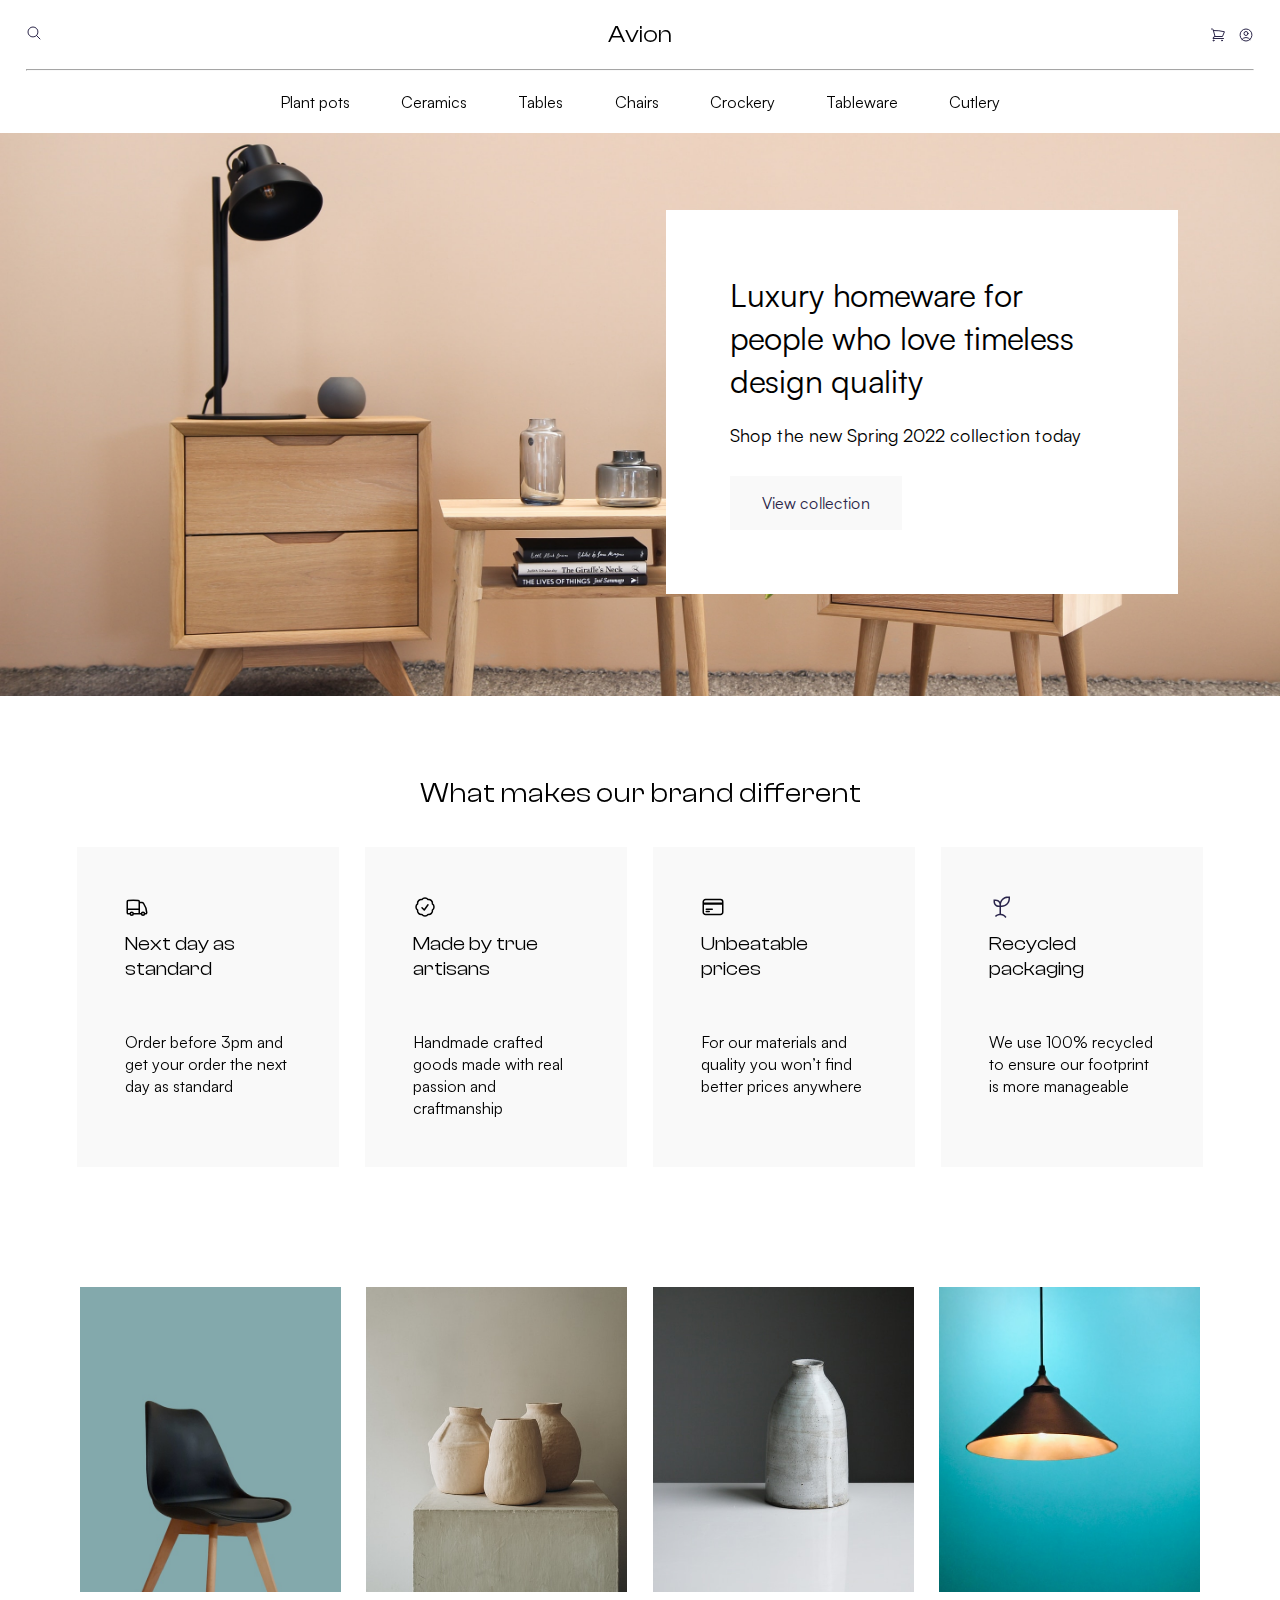
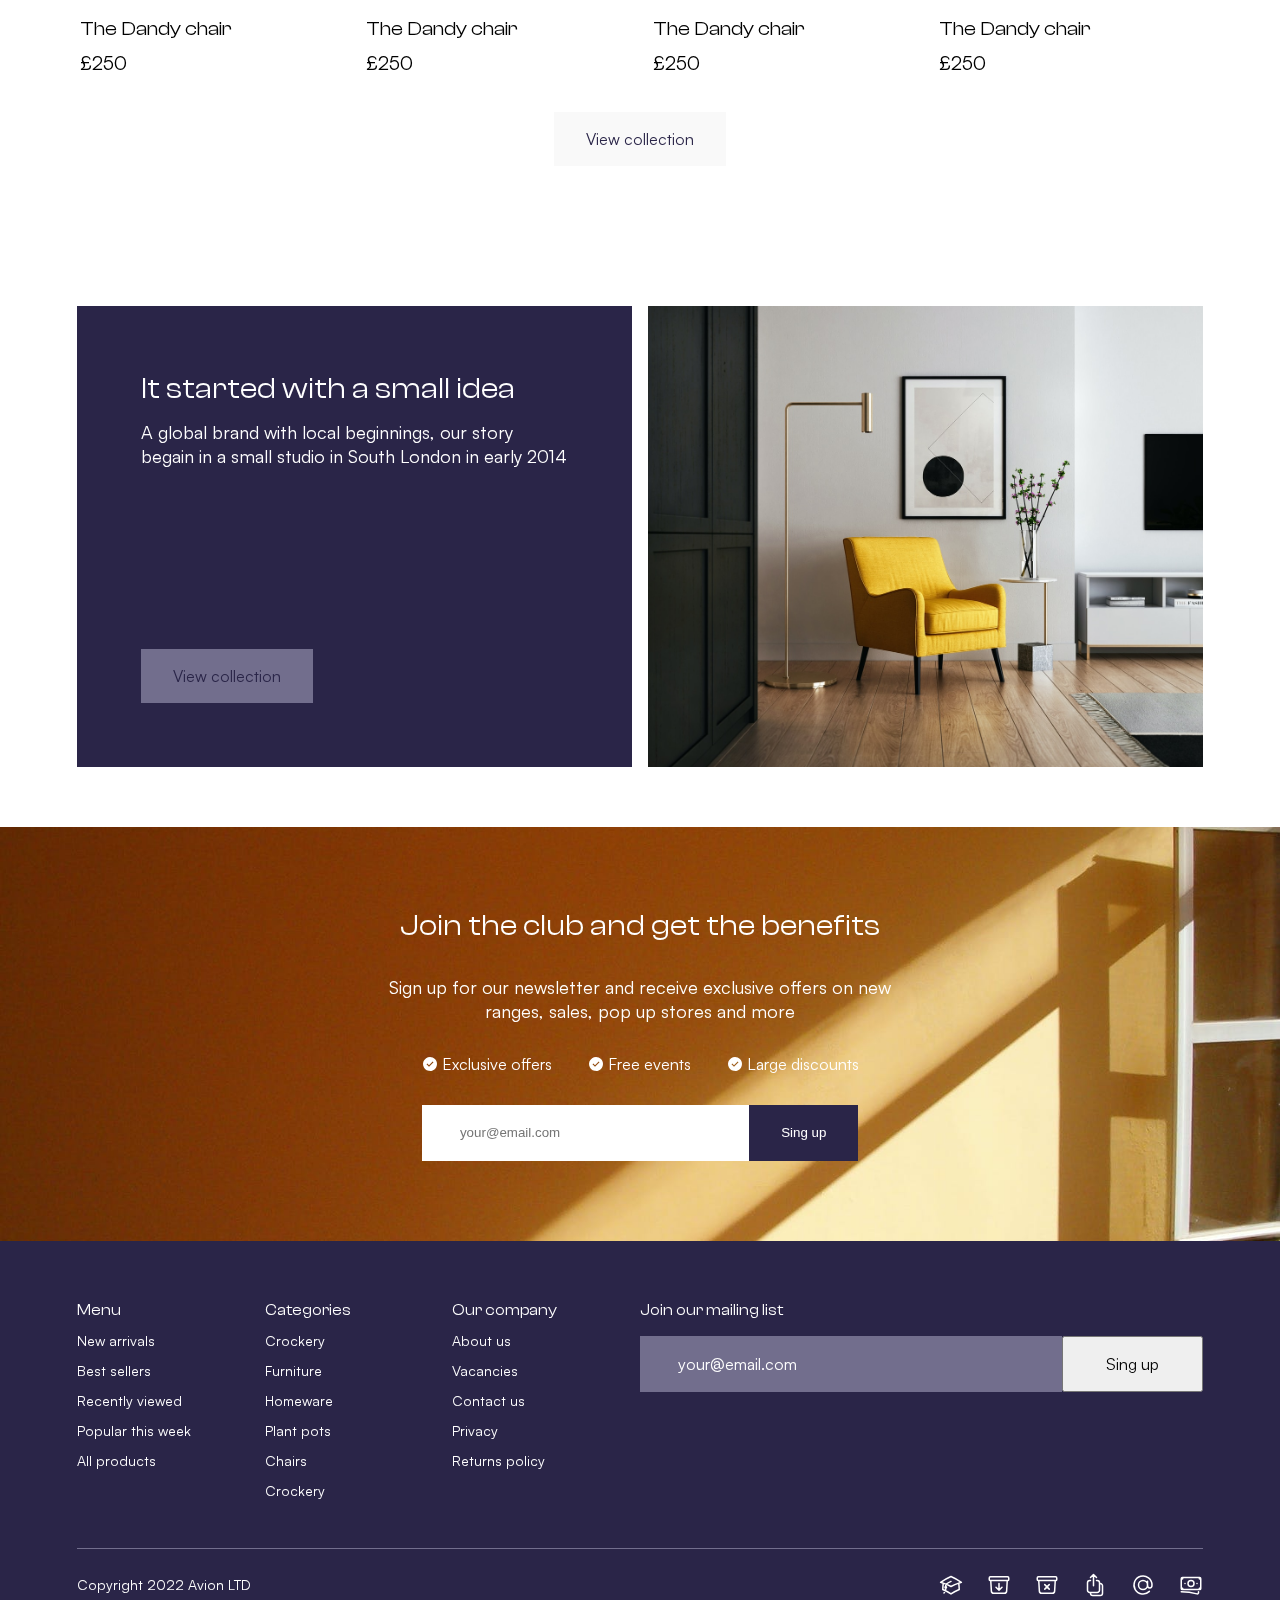
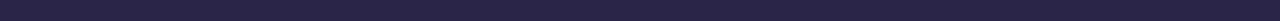
<file: index.html>
<!DOCTYPE html>
<html lang="en">
<head>
    <meta charset="UTF-8">
    <meta name="viewport" content="width=device-width, initial-scale=1.0">
    <title>Document</title>
    <link rel="stylesheet" href="css/style.css">
</head>
<body>
    <header>
      <div>
        <div class="burger">
          <svg xmlns="http://www.w3.org/2000/svg" fill="none" viewBox="0 0 24 24" stroke-width="1.5" stroke="currentColor" class="w-6 h-6">
          <path stroke-linecap="round" stroke-linejoin="round" d="m21 21-5.197-5.197m0 0A7.5 7.5 0 1 0 5.196 5.196a7.5 7.5 0 0 0 10.607 10.607Z" />
          </svg>
          <svg id="burg" width="16" height="16" viewBox="0 0 16 16" fill="none" xmlns="http://www.w3.org/2000/svg">
          <rect width="16" height="16" fill="white" style="mix-blend-mode:multiply"/>
          <path d="M14 3H2V4H14V3Z" fill="#2A254B"/>
          <path d="M14 12H2V13H14V12Z" fill="#2A254B"/>
          <path d="M14 6H2V7H14V6Z" fill="#2A254B"/>
          <path d="M14 9H2V10H14V9Z" fill="#2A254B"/>
          </svg>
        </div>
        
        <span>Avion</span>
        <div class="icons">
          <svg xmlns="http://www.w3.org/2000/svg" fill="none" viewBox="0 0 24 24" stroke-width="1.5" stroke="currentColor" class="w-6 h-6">
          <path stroke-linecap="round" stroke-linejoin="round" d="M2.25 3h1.386c.51 0 .955.343 1.087.835l.383 1.437M7.5 14.25a3 3 0 0 0-3 3h15.75m-12.75-3h11.218c1.121-2.3 2.1-4.684 2.924-7.138a60.114 60.114 0 0 0-16.536-1.84M7.5 14.25 5.106 5.272M6 20.25a.75.75 0 1 1-1.5 0 .75.75 0 0 1 1.5 0Zm12.75 0a.75.75 0 1 1-1.5 0 .75.75 0 0 1 1.5 0Z" />
          </svg>
          <svg xmlns="http://www.w3.org/2000/svg" fill="none" viewBox="0 0 24 24" stroke-width="1.5" stroke="currentColor" class="w-6 h-6">
          <path stroke-linecap="round" stroke-linejoin="round" d="M17.982 18.725A7.488 7.488 0 0 0 12 15.75a7.488 7.488 0 0 0-5.982 2.975m11.963 0a9 9 0 1 0-11.963 0m11.963 0A8.966 8.966 0 0 1 12 21a8.966 8.966 0 0 1-5.982-2.275M15 9.75a3 3 0 1 1-6 0 3 3 0 0 1 6 0Z" />
          </svg>
        </div>
      </div>                      
            <hr>
            <nav>
            <ul>
                <li><a href="productListing.html">Plant pots</a></li>
                <li><a href="">Ceramics</a></li>
                <li><a href="">Tables</a></li>
                <li><a href="">Chairs</a></li>
                <li><a href="">Crockery</a></li>
                <li><a href="">Tableware</a></li>
                <li><a href="">Cutlery</a></li>
            </ul>
        </nav>
    </header>
    <section class="offset">
      <nav> <svg xmlns="http://www.w3.org/2000/svg" fill="none" viewBox="0 0 24 24" stroke-width="1.5" stroke="currentColor" class="w-6 h-6">
        <path stroke-linecap="round" stroke-linejoin="round" d="M6 18 18 6M6 6l12 12" />
      </svg>
        <ul>
            <li><a href="">Plant pots</a></li>
            <li><a href="">Ceramics</a></li>
            <li><a href="">Tables</a></li>
            <li><a href="">Chairs</a></li>
            <li><a href="">Crockery</a></li>
            <li><a href="">Tableware</a></li>
            <li><a href="">Cutlery</a></li>
        </ul>
    </nav>
    </section>
    <main>
    <section class="book">
      <img src="imeges/fa9b27255272d76e665cce4314b4aedb.jpg" alt="">
      <div>
        <h1>Luxury homeware for people who love timeless design quality</h1>
        <span>Shop the new Spring 2022 collection today</span>
        <a href="" class="button">View collection</a>
      </div>
    </section>

    <section class="brand">
      <h2>What makes our brand different</h2>
      <div>
      <article>
        <svg xmlns="http://www.w3.org/2000/svg" fill="none" viewBox="0 0 24 24" stroke-width="1.5" stroke="currentColor" class="w-6 h-6">
          <path stroke-linecap="round" stroke-linejoin="round" d="M8.25 18.75a1.5 1.5 0 0 1-3 0m3 0a1.5 1.5 0 0 0-3 0m3 0h6m-9 0H3.375a1.125 1.125 0 0 1-1.125-1.125V14.25m17.25 4.5a1.5 1.5 0 0 1-3 0m3 0a1.5 1.5 0 0 0-3 0m3 0h1.125c.621 0 1.129-.504 1.09-1.124a17.902 17.902 0 0 0-3.213-9.193 2.056 2.056 0 0 0-1.58-.86H14.25M16.5 18.75h-2.25m0-11.177v-.958c0-.568-.422-1.048-.987-1.106a48.554 48.554 0 0 0-10.026 0 1.106 1.106 0 0 0-.987 1.106v7.635m12-6.677v6.677m0 4.5v-4.5m0 0h-12" />
        </svg>        
        <h3>Next day as standard</h3>
        <p>Order before 3pm and get your order the next day as standard</p>
      </article>
      <article><svg xmlns="http://www.w3.org/2000/svg" fill="none" viewBox="0 0 24 24" stroke-width="1.5" stroke="currentColor" class="w-6 h-6">
        <path stroke-linecap="round" stroke-linejoin="round" d="M9 12.75 11.25 15 15 9.75M21 12c0 1.268-.63 2.39-1.593 3.068a3.745 3.745 0 0 1-1.043 3.296 3.745 3.745 0 0 1-3.296 1.043A3.745 3.745 0 0 1 12 21c-1.268 0-2.39-.63-3.068-1.593a3.746 3.746 0 0 1-3.296-1.043 3.745 3.745 0 0 1-1.043-3.296A3.745 3.745 0 0 1 3 12c0-1.268.63-2.39 1.593-3.068a3.745 3.745 0 0 1 1.043-3.296 3.746 3.746 0 0 1 3.296-1.043A3.746 3.746 0 0 1 12 3c1.268 0 2.39.63 3.068 1.593a3.746 3.746 0 0 1 3.296 1.043 3.746 3.746 0 0 1 1.043 3.296A3.745 3.745 0 0 1 21 12Z" />
      </svg>              
      <h3>Made by true artisans</h3>
      <p>Handmade crafted goods made with real passion and craftmanship</p></article>
      <article><svg xmlns="http://www.w3.org/2000/svg" fill="none" viewBox="0 0 24 24" stroke-width="1.5" stroke="currentColor" class="w-6 h-6">
        <path stroke-linecap="round" stroke-linejoin="round" d="M2.25 8.25h19.5M2.25 9h19.5m-16.5 5.25h6m-6 2.25h3m-3.75 3h15a2.25 2.25 0 0 0 2.25-2.25V6.75A2.25 2.25 0 0 0 19.5 4.5h-15a2.25 2.25 0 0 0-2.25 2.25v10.5A2.25 2.25 0 0 0 4.5 19.5Z" />
      </svg>              
      <h3>Unbeatable prices</h3>
      <p>For our materials and quality you won’t find better prices anywhere</p></article>
      <article><svg width="24" height="24" viewBox="0 0 24 24" fill="none" xmlns="http://www.w3.org/2000/svg">
        <rect width="24" height="24" fill="white" style="mix-blend-mode:multiply"/>
        <path d="M18.75 1.5C17.0878 1.50275 15.4651 2.00708 14.0942 2.94704C12.7232 3.887 11.6679 5.21881 11.0662 6.7683C10.5841 6.06903 9.93949 5.49727 9.18767 5.10216C8.43584 4.70705 7.59932 4.50041 6.75 4.5H4.5V6.75C4.50155 8.14191 5.05517 9.47637 6.0394 10.4606C7.02363 11.4448 8.35809 11.9985 9.75 12H10.5V18.787C8.7773 18.9554 7.16718 19.7191 5.94675 20.9465L7.00725 22.0071C7.63464 21.3798 8.39333 20.8995 9.22869 20.6006C10.064 20.3018 10.9553 20.192 11.8382 20.279C12.7211 20.3661 13.5737 20.6478 14.3347 21.104C15.0956 21.5602 15.7459 22.1794 16.2387 22.9172L17.4849 22.0826C16.8701 21.1638 16.0593 20.3926 15.111 19.8244C14.1626 19.2562 13.1002 18.9052 12 18.7965V12H12.75C14.9373 11.9975 17.0343 11.1275 18.5809 9.58089C20.1275 8.03425 20.9975 5.93727 21 3.75V1.5H18.75ZM9.75 10.5C8.75579 10.4989 7.80262 10.1034 7.0996 9.4004C6.39658 8.69738 6.00113 7.74421 6 6.75V6H6.75C7.74423 6.00107 8.69744 6.3965 9.40047 7.09953C10.1035 7.80256 10.4989 8.75577 10.5 9.75V10.5H9.75ZM19.5 3.75C19.498 5.5396 18.7862 7.25534 17.5208 8.52078C16.2553 9.78622 14.5396 10.498 12.75 10.5H12V9.75C12.002 7.9604 12.7138 6.24466 13.9792 4.97922C15.2447 3.71378 16.9604 3.00199 18.75 3H19.5V3.75Z" fill="#2A254B"/>
        </svg>                
      <h3>Recycled packaging</h3>
      <p>We use 100% recycled to ensure our footprint is more manageable</p></article>
     </div>
    </section>

    <section class="new-tovar">
      <div>
        <article>
          <img src="imeges/842fec031ef0c247df24214e05b47e70.jpg" alt="">
          <p>The Dandy chair<span>£250</span></p>
        </article>
        <article>
          <img src="imeges/3811628ae03b0a862e160e2eae36dcdd.jpg" alt="">
          <p>The Dandy chair<span>£250</span></p>
        </article>
        <article>
          <img src="imeges/fe1e8e060432bf77cee26297ca43e0e6.jpg" alt="">
          <p>The Dandy chair<span>£250</span></p>
        </article>
        <article>
          <img src="imeges/ffbabae5de21ee1b8c8ca6e83dd10f51.jpg" alt="">
          <p>The Dandy chair<span>£250</span></p>
        </article>
      </div>
      <a class="button" href="">View collection</a>
    </section>

    <section class="smail">
      <div>
       <h2>It started with a small idea</h2>
        <span>A global brand with local beginnings, our story begain in a small studio in South London in early 2014</span>
        <a href="" class="button">View collection</a>
      </div>
      <img src="imeges/23bc7512aabb96d158dbac6d898734fb.jpg" alt="">
    </section>

    <section class="forma">
      <h2>Join the club and get the benefits</h2>
      <p>Sign up for our newsletter and receive exclusive offers on new ranges, sales, pop up stores and more</p>
      <ul>
        <li>
          <svg width="16" height="16" viewBox="0 0 16 16" fill="none" xmlns="http://www.w3.org/2000/svg">
            <rect width="16" height="16" fill="white" style="mix-blend-mode:multiply"/>
            <path d="M8 1C6.61553 1 5.26216 1.41054 4.11101 2.17971C2.95987 2.94888 2.06266 4.04213 1.53285 5.32122C1.00303 6.6003 0.86441 8.00776 1.13451 9.36563C1.4046 10.7235 2.07129 11.9708 3.05026 12.9497C4.02922 13.9287 5.2765 14.5954 6.63437 14.8655C7.99224 15.1356 9.3997 14.997 10.6788 14.4672C11.9579 13.9373 13.0511 13.0401 13.8203 11.889C14.5895 10.7378 15 9.38447 15 8C15 6.14348 14.2625 4.36301 12.9497 3.05025C11.637 1.7375 9.85652 1 8 1ZM7 10.7954L4.5 8.2954L5.2953 7.5L7 9.2046L10.705 5.5L11.5029 6.29295L7 10.7954Z" fill="white"/>
            </svg>            
          <span>Exclusive offers</span>
        </li>
        <li>
          <svg width="16" height="16" viewBox="0 0 16 16" fill="none" xmlns="http://www.w3.org/2000/svg">
            <rect width="16" height="16" fill="white" style="mix-blend-mode:multiply"/>
            <path d="M8 1C6.61553 1 5.26216 1.41054 4.11101 2.17971C2.95987 2.94888 2.06266 4.04213 1.53285 5.32122C1.00303 6.6003 0.86441 8.00776 1.13451 9.36563C1.4046 10.7235 2.07129 11.9708 3.05026 12.9497C4.02922 13.9287 5.2765 14.5954 6.63437 14.8655C7.99224 15.1356 9.3997 14.997 10.6788 14.4672C11.9579 13.9373 13.0511 13.0401 13.8203 11.889C14.5895 10.7378 15 9.38447 15 8C15 6.14348 14.2625 4.36301 12.9497 3.05025C11.637 1.7375 9.85652 1 8 1ZM7 10.7954L4.5 8.2954L5.2953 7.5L7 9.2046L10.705 5.5L11.5029 6.29295L7 10.7954Z" fill="white"/>
            </svg>            
          <span>Free events</span>
        </li>
        <li>
          <svg width="16" height="16" viewBox="0 0 16 16" fill="none" xmlns="http://www.w3.org/2000/svg">
            <rect width="16" height="16" fill="white" style="mix-blend-mode:multiply"/>
            <path d="M8 1C6.61553 1 5.26216 1.41054 4.11101 2.17971C2.95987 2.94888 2.06266 4.04213 1.53285 5.32122C1.00303 6.6003 0.86441 8.00776 1.13451 9.36563C1.4046 10.7235 2.07129 11.9708 3.05026 12.9497C4.02922 13.9287 5.2765 14.5954 6.63437 14.8655C7.99224 15.1356 9.3997 14.997 10.6788 14.4672C11.9579 13.9373 13.0511 13.0401 13.8203 11.889C14.5895 10.7378 15 9.38447 15 8C15 6.14348 14.2625 4.36301 12.9497 3.05025C11.637 1.7375 9.85652 1 8 1ZM7 10.7954L4.5 8.2954L5.2953 7.5L7 9.2046L10.705 5.5L11.5029 6.29295L7 10.7954Z" fill="white"/>
            </svg>            
          <span>Large discounts</span>
        </li>
      </ul>
      <form action="">
        <input type="text" placeholder="your@email.com">
        <input type="submit" value="Sing up">
      </form>
    </section>
    </main>
    <footer>
      <header>
        <ul>
          <li class="ty">Menu</li>
          <li> <a href=""> New arrivals</a></li>
          <li> <a href=""> Best sellers</a></li>
          <li> <a href=""> Recently viewed</a></li>
          <li> <a href=""> Popular this week</a></li>
          <li> <a href=""></a> All products</li>
        </ul>

        <ul>
          <li class="ty">Categories</li>
          <li> <a href=""> Crockery</a></li>
          <li> <a href=""> Furniture</a></li>
          <li> <a href=""> Homeware</a></li>
          <li> <a href=""> Plant pots</a></li>
          <li> <a href=""> Chairs</a></li>
          <li> <a href=""> Crockery</a></li>
        </ul>

        <ul>
          <li class="ty">Our company</li>
          <li> <a href=""> About us</a></li>
          <li> <a href=""> Vacancies</a></li>
          <li> <a href=""> Contact us</a></li>
          <li> <a href=""> Privacy</a></li>
          <li> <a href=""> Returns policy</a></li>
        </ul>
        <form action="">
        <h4>Join our mailing list</h4>
        <div><input type="text" placeholder="your@email.com">
        <input type="submit" value="Sing up"></div>
        </form>
      </header>
      <footer>
        <span>Copyright 2022 Avion LTD</span>
        <ul>
          <li><a href=""><svg xmlns="http://www.w3.org/2000/svg" fill="none" viewBox="0 0 24 24" stroke-width="1.5" stroke="currentColor" class="w-6 h-6">
            <path stroke-linecap="round" stroke-linejoin="round" d="M4.26 10.147a60.438 60.438 0 0 0-.491 6.347A48.62 48.62 0 0 1 12 20.904a48.62 48.62 0 0 1 8.232-4.41 60.46 60.46 0 0 0-.491-6.347m-15.482 0a50.636 50.636 0 0 0-2.658-.813A59.906 59.906 0 0 1 12 3.493a59.903 59.903 0 0 1 10.399 5.84c-.896.248-1.783.52-2.658.814m-15.482 0A50.717 50.717 0 0 1 12 13.489a50.702 50.702 0 0 1 7.74-3.342M6.75 15a.75.75 0 1 0 0-1.5.75.75 0 0 0 0 1.5Zm0 0v-3.675A55.378 55.378 0 0 1 12 8.443m-7.007 11.55A5.981 5.981 0 0 0 6.75 15.75v-1.5" />
          </svg>
          </a></li>
          <li><a href=""><svg xmlns="http://www.w3.org/2000/svg" fill="none" viewBox="0 0 24 24" stroke-width="1.5" stroke="currentColor" class="w-6 h-6">
            <path stroke-linecap="round" stroke-linejoin="round" d="m20.25 7.5-.625 10.632a2.25 2.25 0 0 1-2.247 2.118H6.622a2.25 2.25 0 0 1-2.247-2.118L3.75 7.5m8.25 3v6.75m0 0-3-3m3 3 3-3M3.375 7.5h17.25c.621 0 1.125-.504 1.125-1.125v-1.5c0-.621-.504-1.125-1.125-1.125H3.375c-.621 0-1.125.504-1.125 1.125v1.5c0 .621.504 1.125 1.125 1.125Z" />
          </svg>
          </a></li>
          <li><a href=""><svg xmlns="http://www.w3.org/2000/svg" fill="none" viewBox="0 0 24 24" stroke-width="1.5" stroke="currentColor" class="w-6 h-6">
            <path stroke-linecap="round" stroke-linejoin="round" d="m20.25 7.5-.625 10.632a2.25 2.25 0 0 1-2.247 2.118H6.622a2.25 2.25 0 0 1-2.247-2.118L3.75 7.5m6 4.125 2.25 2.25m0 0 2.25 2.25M12 13.875l2.25-2.25M12 13.875l-2.25 2.25M3.375 7.5h17.25c.621 0 1.125-.504 1.125-1.125v-1.5c0-.621-.504-1.125-1.125-1.125H3.375c-.621 0-1.125.504-1.125 1.125v1.5c0 .621.504 1.125 1.125 1.125Z" />
          </svg>
          </a></li>
          <li><a href=""><svg xmlns="http://www.w3.org/2000/svg" fill="none" viewBox="0 0 24 24" stroke-width="1.5" stroke="currentColor" class="w-6 h-6">
            <path stroke-linecap="round" stroke-linejoin="round" d="M7.5 7.5h-.75A2.25 2.25 0 0 0 4.5 9.75v7.5a2.25 2.25 0 0 0 2.25 2.25h7.5a2.25 2.25 0 0 0 2.25-2.25v-7.5a2.25 2.25 0 0 0-2.25-2.25h-.75m0-3-3-3m0 0-3 3m3-3v11.25m6-2.25h.75a2.25 2.25 0 0 1 2.25 2.25v7.5a2.25 2.25 0 0 1-2.25 2.25h-7.5a2.25 2.25 0 0 1-2.25-2.25v-.75" />
          </svg>
          </a></li>
          <li><a href=""><svg xmlns="http://www.w3.org/2000/svg" fill="none" viewBox="0 0 24 24" stroke-width="1.5" stroke="currentColor" class="w-6 h-6">
            <path stroke-linecap="round" stroke-linejoin="round" d="M16.5 12a4.5 4.5 0 1 1-9 0 4.5 4.5 0 0 1 9 0Zm0 0c0 1.657 1.007 3 2.25 3S21 13.657 21 12a9 9 0 1 0-2.636 6.364M16.5 12V8.25" />
          </svg>
          </a></li>
          <li><a href=""><svg xmlns="http://www.w3.org/2000/svg" fill="none" viewBox="0 0 24 24" stroke-width="1.5" stroke="currentColor" class="w-6 h-6">
            <path stroke-linecap="round" stroke-linejoin="round" d="M2.25 18.75a60.07 60.07 0 0 1 15.797 2.101c.727.198 1.453-.342 1.453-1.096V18.75M3.75 4.5v.75A.75.75 0 0 1 3 6h-.75m0 0v-.375c0-.621.504-1.125 1.125-1.125H20.25M2.25 6v9m18-10.5v.75c0 .414.336.75.75.75h.75m-1.5-1.5h.375c.621 0 1.125.504 1.125 1.125v9.75c0 .621-.504 1.125-1.125 1.125h-.375m1.5-1.5H21a.75.75 0 0 0-.75.75v.75m0 0H3.75m0 0h-.375a1.125 1.125 0 0 1-1.125-1.125V15m1.5 1.5v-.75A.75.75 0 0 0 3 15h-.75M15 10.5a3 3 0 1 1-6 0 3 3 0 0 1 6 0Zm3 0h.008v.008H18V10.5Zm-12 0h.008v.008H6V10.5Z" />
          </svg>
          </a></li>
        </ul>
      </footer>
    </footer>
    <script src="js/app.js"></script>
</body>
</html>
</file>
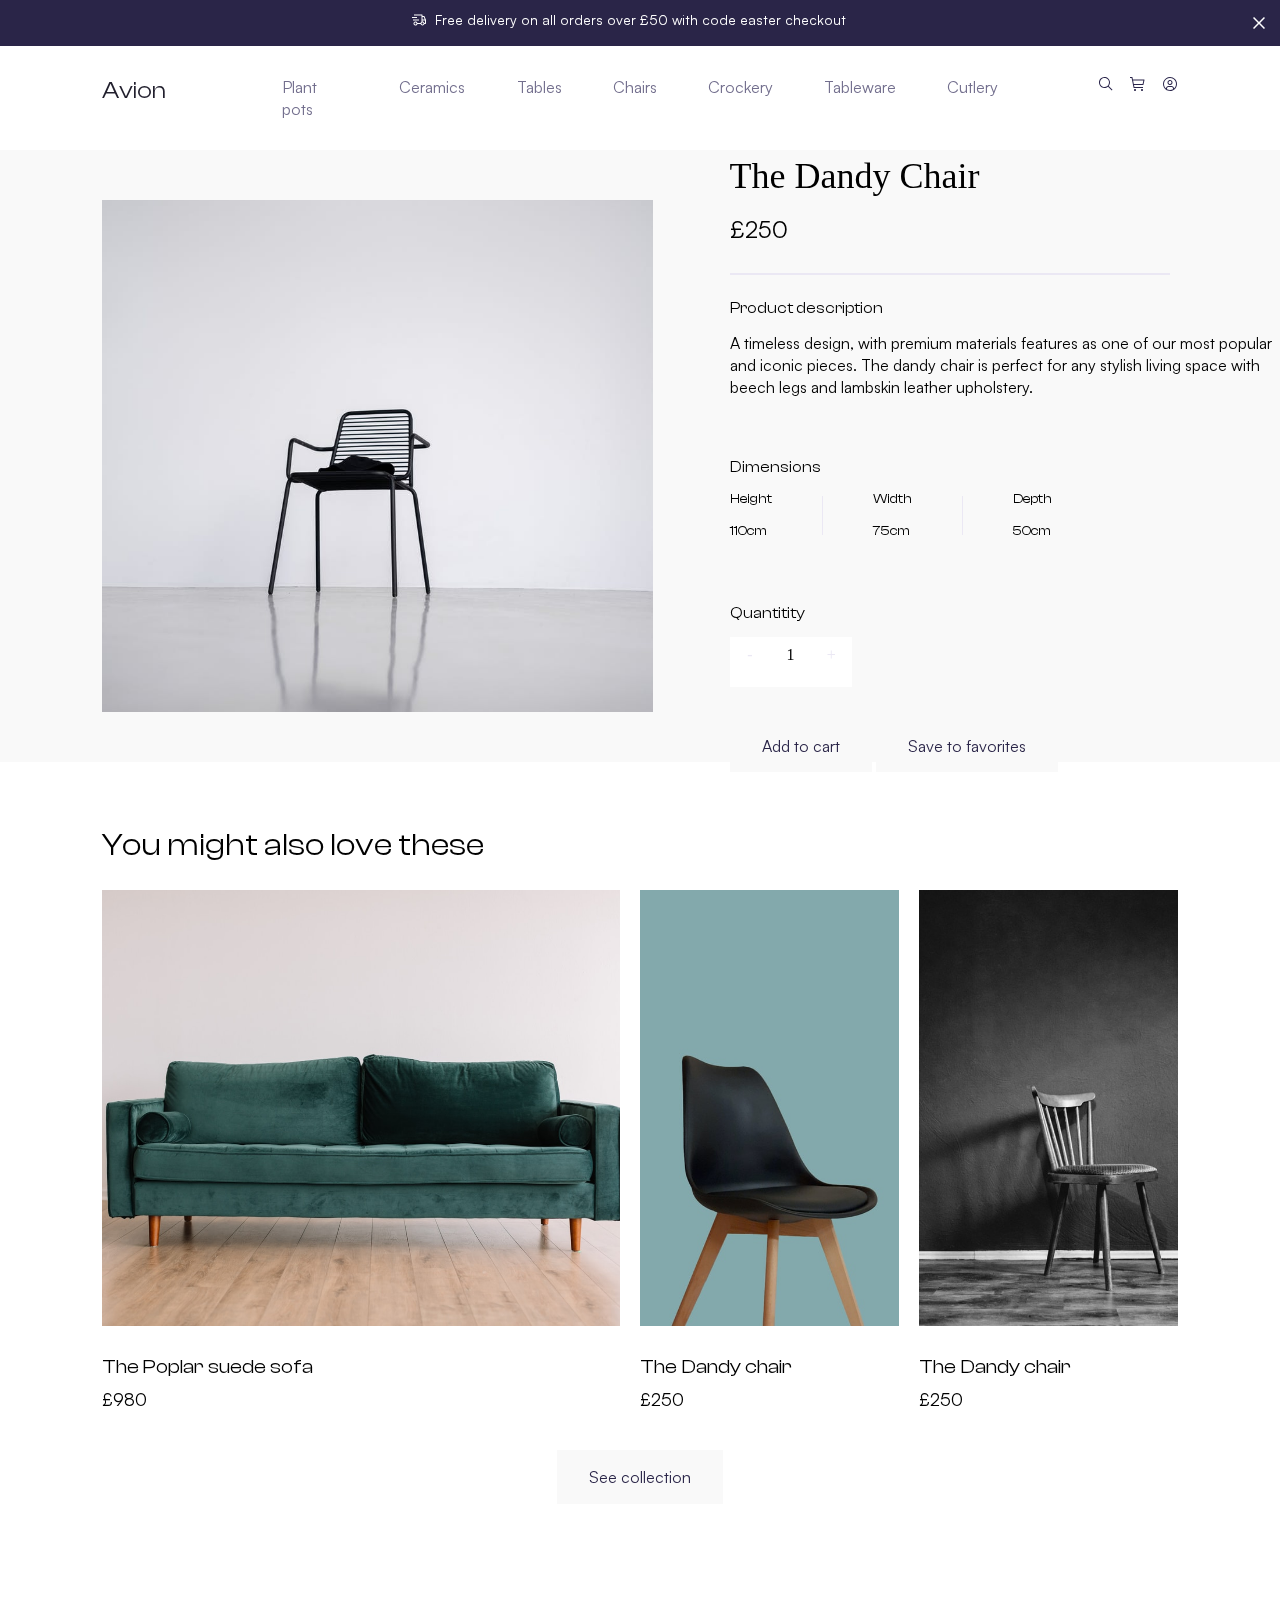
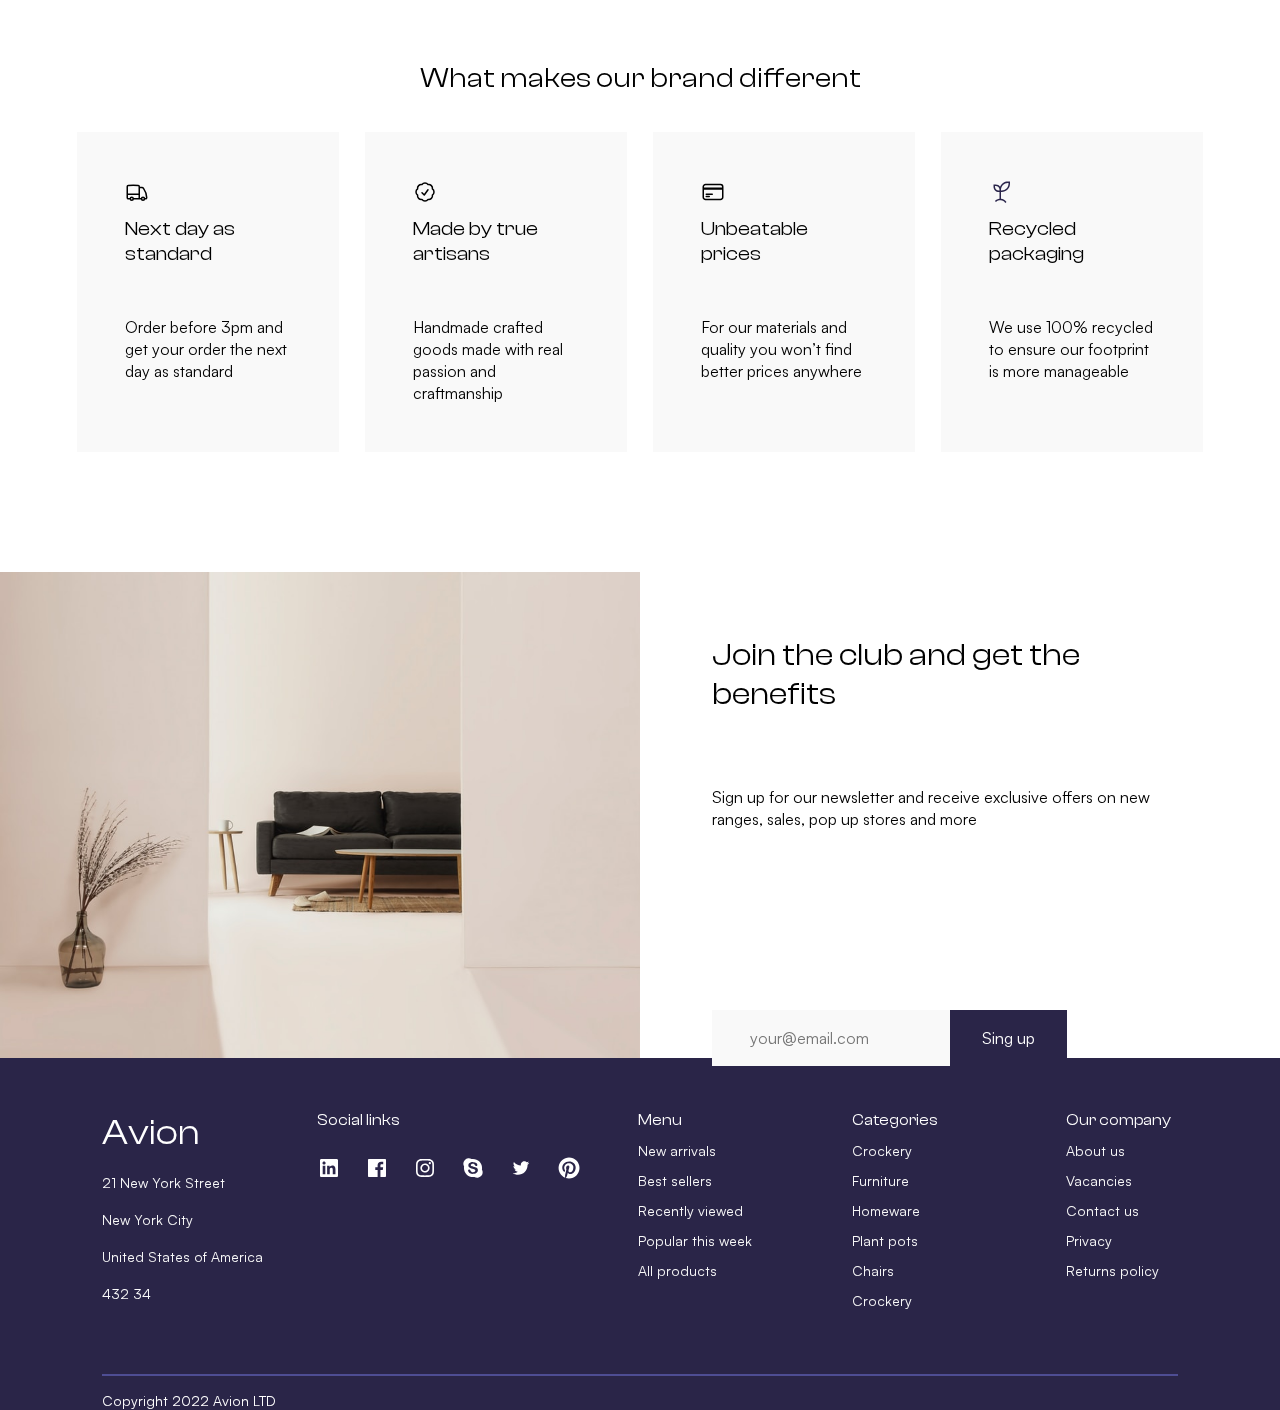
<file: ProductListing.html>
<!DOCTYPE html>
<html lang="en">
<head>
    <meta charset="UTF-8">
    <meta name="viewport" content="width=device-width, initial-scale=1.0">
    <title>Document</title>
    <link rel="stylesheet" href="css/ProductListing.css">
</head>
<body>
    <header>
        <div>
            <p>
                <svg width="16" height="17" viewBox="0 0 16 17" fill="none" xmlns="http://www.w3.org/2000/svg">
                <rect width="16" height="16" transform="translate(0 0.5)" fill="white" style="mix-blend-mode:multiply"/>
                <path d="M8 8.5H2V9.5H8V8.5Z" fill="white"/>
                <path d="M6 6H1V7H6V6Z" fill="white"/>
                <path d="M14.9594 8.8032L13.4594 5.3032C13.421 5.21319 13.357 5.13646 13.2753 5.08256C13.1936 5.02865 13.0979 4.99994 13 5H11.5V4C11.5 3.86739 11.4473 3.74021 11.3536 3.64645C11.2598 3.55268 11.1326 3.5 11 3.5H3V4.5H10.5V10.7781C10.2722 10.9104 10.0728 11.0865 9.91339 11.2962C9.75395 11.5059 9.6376 11.7451 9.57105 12H6.42895C6.30725 11.5287 6.01784 11.1179 5.61495 10.8447C5.21206 10.5715 4.72336 10.4546 4.24045 10.5159C3.75754 10.5773 3.31358 10.8126 2.99179 11.1779C2.66999 11.5431 2.49246 12.0132 2.49246 12.5C2.49246 12.9868 2.66999 13.4569 2.99179 13.8221C3.31358 14.1874 3.75754 14.4227 4.24045 14.4841C4.72336 14.5454 5.21206 14.4285 5.61495 14.1553C6.01784 13.8821 6.30725 13.4713 6.42895 13H9.57105C9.68007 13.4289 9.92892 13.8092 10.2783 14.0808C10.6276 14.3525 11.0575 14.4999 11.5 14.4999C11.9425 14.4999 12.3724 14.3525 12.7217 14.0808C13.0711 13.8092 13.3199 13.4289 13.429 13H14.5C14.6326 13 14.7598 12.9473 14.8536 12.8536C14.9473 12.7598 15 12.6326 15 12.5V9C15 8.93233 14.9862 8.86537 14.9594 8.8032ZM4.5 13.5C4.30222 13.5 4.10888 13.4414 3.94443 13.3315C3.77998 13.2216 3.65181 13.0654 3.57612 12.8827C3.50043 12.7 3.48063 12.4989 3.51921 12.3049C3.5578 12.1109 3.65304 11.9327 3.79289 11.7929C3.93275 11.653 4.11093 11.5578 4.30491 11.5192C4.49889 11.4806 4.69996 11.5004 4.88268 11.5761C5.06541 11.6518 5.22159 11.78 5.33147 11.9444C5.44135 12.1089 5.5 12.3022 5.5 12.5C5.4997 12.7651 5.39424 13.0193 5.20677 13.2068C5.0193 13.3942 4.76512 13.4997 4.5 13.5ZM11.5 6H12.6704L13.742 8.5H11.5V6ZM11.5 13.5C11.3022 13.5 11.1089 13.4414 10.9444 13.3315C10.78 13.2216 10.6518 13.0654 10.5761 12.8827C10.5004 12.7 10.4806 12.4989 10.5192 12.3049C10.5578 12.1109 10.653 11.9327 10.7929 11.7929C10.9327 11.653 11.1109 11.5578 11.3049 11.5192C11.4989 11.4806 11.7 11.5004 11.8827 11.5761C12.0654 11.6518 12.2216 11.78 12.3315 11.9444C12.4414 12.1089 12.5 12.3022 12.5 12.5C12.4997 12.7651 12.3942 13.0193 12.2068 13.2068C12.0193 13.3942 11.7651 13.4997 11.5 13.5ZM14 12H13.429C13.3188 11.5717 13.0696 11.1921 12.7206 10.9207C12.3715 10.6492 11.9422 10.5013 11.5 10.5V9.5H14V12Z" fill="white"/>
                </svg>
                Free delivery on all orders over £50 with code easter checkout
            </p>
            <svg width="24" height="24" viewBox="0 0 24 24" fill="none" xmlns="http://www.w3.org/2000/svg">
                <rect width="24" height="24" fill="white" style="mix-blend-mode:multiply"/>
                <path d="M18 7.05L16.95 6L12 10.95L7.05 6L6 7.05L10.95 12L6 16.95L7.05 18L12 13.05L16.95 18L18 16.95L13.05 12L18 7.05Z" fill="white"/>
                </svg>
        </div>
        <section>
            <a href="index.html">Avion</a>
            <nav>
                <ul>
                    <li><a href="productListing.html">Plant pots</a></li>
                    <li><a href="">Ceramics</a></li>
                    <li><a href="">Tables</a></li>
                    <li><a href="">Chairs</a></li>
                    <li><a href="">Crockery</a></li>
                    <li><a href="">Tableware</a></li>
                    <li><a href="">Cutlery</a></li>
                </ul>
            </nav>
            <div class="icons">
                <svg width="16" height="16" viewBox="0 0 16 16" fill="none" xmlns="http://www.w3.org/2000/svg">
                <rect width="16" height="16" fill="white" style="mix-blend-mode:multiply"/>
                <path d="M14.5001 13.7929L10.7241 10.0169C11.6314 8.92758 12.0839 7.53038 11.9873 6.11596C11.8908 4.70153 11.2526 3.37879 10.2057 2.42288C9.15867 1.46698 7.78347 0.951515 6.36612 0.983723C4.94877 1.01593 3.5984 1.59333 2.59593 2.59581C1.59345 3.59828 1.01605 4.94865 0.983845 6.366C0.951637 7.78335 1.4671 9.15855 2.423 10.2055C3.37891 11.2525 4.70165 11.8907 6.11608 11.9872C7.5305 12.0838 8.9277 11.6313 10.017 10.7239L13.7931 14.5L14.5001 13.7929ZM2.00012 6.5C2.00012 5.60998 2.26404 4.73995 2.75851 3.99993C3.25297 3.25991 3.95578 2.68313 4.77804 2.34254C5.60031 2.00194 6.50511 1.91283 7.37802 2.08646C8.25094 2.2601 9.05276 2.68868 9.6821 3.31802C10.3114 3.94735 10.74 4.74918 10.9137 5.62209C11.0873 6.495 10.9982 7.3998 10.6576 8.22207C10.317 9.04434 9.7402 9.74714 9.00018 10.2416C8.26016 10.7361 7.39013 11 6.50012 11C5.30705 10.9987 4.16323 10.5241 3.3196 9.68052C2.47597 8.83689 2.00144 7.69306 2.00012 6.5Z" fill="#2A254B"/>
                </svg> 
                <svg width="16" height="16" viewBox="0 0 16 16" fill="none" xmlns="http://www.w3.org/2000/svg">
                <rect width="16" height="16" fill="white" style="mix-blend-mode:multiply"/>
                <path d="M5 15C5.55228 15 6 14.5523 6 14C6 13.4477 5.55228 13 5 13C4.44772 13 4 13.4477 4 14C4 14.5523 4.44772 15 5 15Z" fill="#2A254B"/>
                <path d="M12 15C12.5523 15 13 14.5523 13 14C13 13.4477 12.5523 13 12 13C11.4477 13 11 13.4477 11 14C11 14.5523 11.4477 15 12 15Z" fill="#2A254B"/>
                <path d="M14 3.50001H2.91L2.5 1.40001C2.47662 1.28537 2.41379 1.18256 2.32243 1.10947C2.23107 1.03639 2.11697 0.997651 2 1.00001H0V2.00001H1.59L3.5 11.6C3.52338 11.7146 3.58621 11.8175 3.67757 11.8905C3.76893 11.9636 3.88303 12.0024 4 12H13V11H4.41L4 9.00001H13C13.1156 9.00284 13.2286 8.96552 13.3197 8.89441C13.4109 8.8233 13.4746 8.7228 13.5 8.61001L14.5 4.11001C14.5168 4.03582 14.5164 3.95879 14.4989 3.88478C14.4814 3.81076 14.4472 3.74172 14.399 3.6829C14.3508 3.62407 14.2898 3.57703 14.2206 3.54534C14.1515 3.51364 14.076 3.49814 14 3.50001ZM12.6 8.00001H3.81L3.11 4.50001H13.375L12.6 8.00001Z" fill="#2A254B"/>
                </svg>
                <svg width="16" height="16" viewBox="0 0 16 16" fill="none" xmlns="http://www.w3.org/2000/svg">
                <rect width="16" height="16" fill="white" style="mix-blend-mode:multiply"/>
                <path d="M8 4C7.50555 4 7.0222 4.14662 6.61108 4.42133C6.19995 4.69603 5.87952 5.08648 5.6903 5.54329C5.50108 6.00011 5.45158 6.50277 5.54804 6.98773C5.6445 7.47268 5.88261 7.91814 6.23224 8.26777C6.58187 8.6174 7.02733 8.8555 7.51228 8.95196C7.99723 9.04843 8.4999 8.99892 8.95671 8.8097C9.41353 8.62048 9.80397 8.30005 10.0787 7.88893C10.3534 7.4778 10.5 6.99445 10.5 6.5C10.5 5.83696 10.2366 5.20107 9.76777 4.73223C9.29893 4.26339 8.66304 4 8 4ZM8 8C7.70333 8 7.41332 7.91203 7.16665 7.7472C6.91997 7.58238 6.72772 7.34811 6.61418 7.07403C6.50065 6.79994 6.47095 6.49834 6.52882 6.20736C6.5867 5.91639 6.72956 5.64912 6.93934 5.43934C7.14912 5.22956 7.4164 5.0867 7.70737 5.02882C7.99834 4.97094 8.29994 5.00065 8.57403 5.11418C8.84812 5.22771 9.08239 5.41997 9.24721 5.66664C9.41203 5.91332 9.5 6.20333 9.5 6.5C9.49955 6.89769 9.34137 7.27896 9.06017 7.56016C8.77896 7.84137 8.39769 7.99955 8 8Z" fill="#2A254B"/>
                <path d="M8 1C6.61553 1 5.26216 1.41054 4.11101 2.17971C2.95987 2.94888 2.06266 4.04213 1.53285 5.32122C1.00303 6.6003 0.86441 8.00776 1.13451 9.36563C1.4046 10.7235 2.07129 11.9708 3.05026 12.9497C4.02922 13.9287 5.2765 14.5954 6.63437 14.8655C7.99224 15.1356 9.3997 14.997 10.6788 14.4672C11.9579 13.9373 13.0511 13.0401 13.8203 11.889C14.5895 10.7378 15 9.38447 15 8C14.9979 6.14413 14.2597 4.36486 12.9474 3.05256C11.6351 1.74026 9.85588 1.00209 8 1ZM5 13.1882V12.5C5.00044 12.1023 5.15862 11.721 5.43983 11.4398C5.72104 11.1586 6.10231 11.0004 6.5 11H9.5C9.89769 11.0004 10.279 11.1586 10.5602 11.4398C10.8414 11.721 10.9996 12.1023 11 12.5V13.1882C10.0896 13.7199 9.05426 14 8 14C6.94574 14 5.91042 13.7199 5 13.1882ZM11.9963 12.4629C11.9863 11.807 11.7191 11.1813 11.2521 10.7206C10.7852 10.2599 10.156 10.0011 9.5 10H6.5C5.84405 10.0011 5.2148 10.2599 4.74786 10.7206C4.28093 11.1813 4.01369 11.807 4.00375 12.4629C3.09703 11.6533 2.45762 10.5873 2.17017 9.40623C1.88272 8.22513 1.9608 6.98457 2.39407 5.84883C2.82734 4.71309 3.59536 3.73573 4.59644 3.04618C5.59751 2.35663 6.78442 1.98741 8 1.98741C9.21558 1.98741 10.4025 2.35663 11.4036 3.04618C12.4046 3.73573 13.1727 4.71309 13.6059 5.84883C14.0392 6.98457 14.1173 8.22513 13.8298 9.40623C13.5424 10.5873 12.903 11.6533 11.9963 12.4629Z" fill="#2A254B"/>
                </svg>                       
            </div>
        </section>
    </header>
    <main>
        <section class="Dandy">
        <img src="imeges/46e4914903f11d10ddf03117c8cfe3b6.jpg" alt="">
            <div>
                <h1>The Dandy Chair</h1>
                <h2>£250</h2>
                <hr>
                <h3>Product description</h3>
                <p class="tru">A timeless design, with premium materials features as one of our most popular and iconic pieces. The dandy chair is perfect for any stylish living space with beech legs and lambskin leather upholstery.</p>
                <h3>Dimensions</h3>
            <div class="Dimensions">
                <p>Height<span>110cm</span></p>
                <div></div>
                <p>Width<span>75cm</span></p>
                <div></div>
                <p>Depth<span>50cm</span></p>
            </div>
                <h3>Quantitity</h3>
            <div class="Quantitity"> 
                <span>-</span>
                <span>1</span>
                <span>+</span>
            </div>
            <div class="btn">
                <a class="button" href="">Add to cart</a>
                <a class="button" href="">Save to favorites</a>
            </div>
        </div>
    </section>
    <section class="tovar">
        <h2>You might also love these</h2>
        <div>
            <article> 
            <img src="imeges/b19dc98ccde98dc5e1e2fb1bd0dc3b72.jpg" alt="">
            <h3>The Poplar suede sofa</h3>
            <h4>£980</h4>
            </article>
            <article>
            <img src="imeges/842fec031ef0c247df24214e05b47e70.jpg" alt="">
            <h3>The Dandy chair</h3>
            <h4>£250</h4>
            </article>
            <article>
            <img src="imeges/f99fff09807c6e277a683cd469bb041d.jpg" alt="">
            <h3>The Dandy chair</h3>
            <h4>£250</h4>
            </article>
        </div> 
            <a class="button" href="">See collection</a>
    </section>
    <section class="brand">
        <h2>What makes our brand different</h2>
        <div>
        <article>
          <svg xmlns="http://www.w3.org/2000/svg" fill="none" viewBox="0 0 24 24" stroke-width="1.5" stroke="currentColor" class="w-6 h-6">
            <path stroke-linecap="round" stroke-linejoin="round" d="M8.25 18.75a1.5 1.5 0 0 1-3 0m3 0a1.5 1.5 0 0 0-3 0m3 0h6m-9 0H3.375a1.125 1.125 0 0 1-1.125-1.125V14.25m17.25 4.5a1.5 1.5 0 0 1-3 0m3 0a1.5 1.5 0 0 0-3 0m3 0h1.125c.621 0 1.129-.504 1.09-1.124a17.902 17.902 0 0 0-3.213-9.193 2.056 2.056 0 0 0-1.58-.86H14.25M16.5 18.75h-2.25m0-11.177v-.958c0-.568-.422-1.048-.987-1.106a48.554 48.554 0 0 0-10.026 0 1.106 1.106 0 0 0-.987 1.106v7.635m12-6.677v6.677m0 4.5v-4.5m0 0h-12" />
          </svg>        
          <h3>Next day as standard</h3>
          <p>Order before 3pm and get your order the next day as standard</p>
        </article>
        <article><svg xmlns="http://www.w3.org/2000/svg" fill="none" viewBox="0 0 24 24" stroke-width="1.5" stroke="currentColor" class="w-6 h-6">
          <path stroke-linecap="round" stroke-linejoin="round" d="M9 12.75 11.25 15 15 9.75M21 12c0 1.268-.63 2.39-1.593 3.068a3.745 3.745 0 0 1-1.043 3.296 3.745 3.745 0 0 1-3.296 1.043A3.745 3.745 0 0 1 12 21c-1.268 0-2.39-.63-3.068-1.593a3.746 3.746 0 0 1-3.296-1.043 3.745 3.745 0 0 1-1.043-3.296A3.745 3.745 0 0 1 3 12c0-1.268.63-2.39 1.593-3.068a3.745 3.745 0 0 1 1.043-3.296 3.746 3.746 0 0 1 3.296-1.043A3.746 3.746 0 0 1 12 3c1.268 0 2.39.63 3.068 1.593a3.746 3.746 0 0 1 3.296 1.043 3.746 3.746 0 0 1 1.043 3.296A3.745 3.745 0 0 1 21 12Z" />
        </svg>              
        <h3>Made by true artisans</h3>
        <p>Handmade crafted goods made with real passion and craftmanship</p></article>
        <article><svg xmlns="http://www.w3.org/2000/svg" fill="none" viewBox="0 0 24 24" stroke-width="1.5" stroke="currentColor" class="w-6 h-6">
          <path stroke-linecap="round" stroke-linejoin="round" d="M2.25 8.25h19.5M2.25 9h19.5m-16.5 5.25h6m-6 2.25h3m-3.75 3h15a2.25 2.25 0 0 0 2.25-2.25V6.75A2.25 2.25 0 0 0 19.5 4.5h-15a2.25 2.25 0 0 0-2.25 2.25v10.5A2.25 2.25 0 0 0 4.5 19.5Z" />
        </svg>              
        <h3>Unbeatable prices</h3>
        <p>For our materials and quality you won’t find better prices anywhere</p></article>
        <article><svg width="24" height="24" viewBox="0 0 24 24" fill="none" xmlns="http://www.w3.org/2000/svg">
          <rect width="24" height="24" fill="white" style="mix-blend-mode:multiply"/>
          <path d="M18.75 1.5C17.0878 1.50275 15.4651 2.00708 14.0942 2.94704C12.7232 3.887 11.6679 5.21881 11.0662 6.7683C10.5841 6.06903 9.93949 5.49727 9.18767 5.10216C8.43584 4.70705 7.59932 4.50041 6.75 4.5H4.5V6.75C4.50155 8.14191 5.05517 9.47637 6.0394 10.4606C7.02363 11.4448 8.35809 11.9985 9.75 12H10.5V18.787C8.7773 18.9554 7.16718 19.7191 5.94675 20.9465L7.00725 22.0071C7.63464 21.3798 8.39333 20.8995 9.22869 20.6006C10.064 20.3018 10.9553 20.192 11.8382 20.279C12.7211 20.3661 13.5737 20.6478 14.3347 21.104C15.0956 21.5602 15.7459 22.1794 16.2387 22.9172L17.4849 22.0826C16.8701 21.1638 16.0593 20.3926 15.111 19.8244C14.1626 19.2562 13.1002 18.9052 12 18.7965V12H12.75C14.9373 11.9975 17.0343 11.1275 18.5809 9.58089C20.1275 8.03425 20.9975 5.93727 21 3.75V1.5H18.75ZM9.75 10.5C8.75579 10.4989 7.80262 10.1034 7.0996 9.4004C6.39658 8.69738 6.00113 7.74421 6 6.75V6H6.75C7.74423 6.00107 8.69744 6.3965 9.40047 7.09953C10.1035 7.80256 10.4989 8.75577 10.5 9.75V10.5H9.75ZM19.5 3.75C19.498 5.5396 18.7862 7.25534 17.5208 8.52078C16.2553 9.78622 14.5396 10.498 12.75 10.5H12V9.75C12.002 7.9604 12.7138 6.24466 13.9792 4.97922C15.2447 3.71378 16.9604 3.00199 18.75 3H19.5V3.75Z" fill="#2A254B"/>
          </svg>                
        <h3>Recycled packaging</h3>
        <p>We use 100% recycled to ensure our footprint is more manageable</p></article>
       </div>
      </section>
      <section class="odnoxuystvino">
            <img src="imeges/9e782fdeef5f60eca5a47456ecfd4df1.jpg" alt="">
        <div>
            <h2>Join the club and get the benefits</h2>
            <p>Sign up for our newsletter and receive exclusive offers on new ranges, sales, pop up stores and more</p>
        <form action="">
            <input type="text" placeholder="your@email.com">
            <input type="submit" value="Sing up">
        </form>
        </div>
      </section>
    </main>
    <footer>
        <header>
            <ul>
                <li class="ttr">Avion</li>
                <li><a href="">21 New York Street</a></li>
                <li><a href="">New York City</a></li>
                <li><a href="">United States of America</a></li>
                <li><a href="">432 34</a></li>
            </ul>
            <ul>
                <li class="ty">Social links</li>
                <li><a href=""><svg width="24" height="24" viewBox="0 0 24 24" fill="none" xmlns="http://www.w3.org/2000/svg">
                    <rect width="24" height="24" fill="white" style="mix-blend-mode:multiply"/>
                    <path d="M19.65 3H4.35C3.6 3 3 3.6 3 4.275V19.65C3 20.325 3.6 20.925 4.35 20.925H19.65C20.4 20.925 21 20.325 21 19.65V4.275C21 3.6 20.4 3 19.65 3ZM8.325 18.3H5.7V9.75H8.325V18.3ZM7.05 8.55C6.225 8.55 5.475 7.875 5.475 6.975C5.475 6.075 6.15 5.4 7.05 5.4C7.875 5.4 8.625 6.075 8.625 6.975C8.625 7.875 7.875 8.55 7.05 8.55ZM18.375 18.225H15.75V14.025C15.75 13.05 15.75 11.7 14.325 11.7C12.9 11.7 12.75 12.825 12.75 13.875V18.15H10.125V9.75H12.6V10.875H12.675C13.05 10.2 13.95 9.45 15.225 9.45C17.925 9.45 18.45 11.25 18.45 13.575V18.225H18.375Z" fill="white"/>
                    </svg></a>
               
                    <a href=""><svg width="24" height="24" viewBox="0 0 24 24" fill="none" xmlns="http://www.w3.org/2000/svg">
                    <rect width="24" height="24" fill="white" style="mix-blend-mode:multiply"/>
                    <path d="M20.0025 3H3.9975C3.73355 3.00196 3.48097 3.10769 3.29433 3.29433C3.10769 3.48097 3.00196 3.73355 3 3.9975V20.0025C3.00196 20.2664 3.10769 20.519 3.29433 20.7057C3.48097 20.8923 3.73355 20.998 3.9975 21H12.615V14.04H10.275V11.3175H12.615V9.315C12.615 6.99 14.0325 5.7225 16.1175 5.7225C16.815 5.7225 17.5125 5.7225 18.21 5.8275V8.25H16.7775C15.645 8.25 15.4275 8.79 15.4275 9.5775V11.31H18.1275L17.775 14.0325H15.4275V21H20.0025C20.2664 20.998 20.519 20.8923 20.7057 20.7057C20.8923 20.519 20.998 20.2664 21 20.0025V3.9975C20.998 3.73355 20.8923 3.48097 20.7057 3.29433C20.519 3.10769 20.2664 3.00196 20.0025 3Z" fill="white"/>
                    </svg></a>
                    <a href="">
                    <svg width="24" height="24" viewBox="0 0 24 24" fill="none" xmlns="http://www.w3.org/2000/svg">
                        <rect width="24" height="24" fill="white" style="mix-blend-mode:multiply"/>
                        <path d="M16.8042 8.2758C17.4007 8.2758 17.8842 7.79227 17.8842 7.1958C17.8842 6.59933 17.4007 6.1158 16.8042 6.1158C16.2077 6.1158 15.7242 6.59933 15.7242 7.1958C15.7242 7.79227 16.2077 8.2758 16.8042 8.2758Z" fill="white"/>
                        <path d="M12 7.37835C11.0859 7.37835 10.1924 7.64941 9.43235 8.15724C8.67232 8.66507 8.07995 9.38688 7.73015 10.2314C7.38035 11.0759 7.28883 12.0051 7.46715 12.9016C7.64548 13.7982 8.08565 14.6217 8.732 15.268C9.37835 15.9144 10.2018 16.3545 11.0984 16.5328C11.9949 16.7112 12.9241 16.6196 13.7686 16.2698C14.6131 15.92 15.3349 15.3277 15.8428 14.5677C16.3506 13.8076 16.6217 12.9141 16.6217 12C16.6217 10.7743 16.1347 9.59873 15.268 8.732C14.4013 7.86527 13.2257 7.37835 12 7.37835ZM12 15C11.4067 15 10.8266 14.8241 10.3333 14.4944C9.83994 14.1648 9.45542 13.6962 9.22836 13.1481C9.0013 12.5999 8.94189 11.9967 9.05764 11.4147C9.1734 10.8328 9.45912 10.2982 9.87868 9.87868C10.2982 9.45912 10.8328 9.1734 11.4147 9.05764C11.9967 8.94189 12.5999 9.0013 13.1481 9.22836C13.6962 9.45542 14.1648 9.83994 14.4944 10.3333C14.8241 10.8266 15 11.4067 15 12C15 12.7956 14.6839 13.5587 14.1213 14.1213C13.5587 14.6839 12.7956 15 12 15Z" fill="white"/>
                        <path d="M12 4.62165C14.4031 4.62165 14.6878 4.6308 15.6368 4.67415C16.2075 4.68094 16.7728 4.78577 17.308 4.98405C17.6961 5.13381 18.0486 5.36316 18.3428 5.65732C18.6369 5.95149 18.8663 6.30398 19.016 6.6921C19.2143 7.22731 19.3191 7.79261 19.3259 8.36333C19.3692 9.3123 19.3784 9.597 19.3784 12.0001C19.3784 14.4031 19.3693 14.6878 19.3259 15.6368C19.3191 16.2075 19.2143 16.7728 19.016 17.3081C18.8663 17.6962 18.6369 18.0487 18.3428 18.3428C18.0486 18.637 17.6961 18.8663 17.308 19.0161C16.7728 19.2144 16.2075 19.3192 15.6368 19.326C14.6879 19.3693 14.4033 19.3785 12 19.3785C9.5967 19.3785 9.31215 19.3694 8.36325 19.326C7.79253 19.3192 7.22723 19.2144 6.69202 19.0161C6.3039 18.8663 5.95142 18.637 5.65725 18.3428C5.36308 18.0487 5.13374 17.6962 4.98397 17.3081C4.78569 16.7728 4.68087 16.2075 4.67408 15.6368C4.6308 14.6878 4.62157 14.4031 4.62157 12.0001C4.62157 9.597 4.63072 9.3123 4.67408 8.36333C4.68087 7.79261 4.78569 7.22731 4.98397 6.6921C5.13373 6.30396 5.36307 5.95146 5.65724 5.65728C5.95141 5.3631 6.30389 5.13375 6.69202 4.98397C7.22723 4.78569 7.79253 4.68087 8.36325 4.67408C9.31222 4.6308 9.59693 4.62165 12 4.62165ZM12 3C9.55575 3 9.24922 3.01035 8.2893 3.05415C7.54279 3.06914 6.80422 3.21059 6.105 3.4725C5.50705 3.70374 4.96401 4.05735 4.51068 4.51068C4.05735 4.96401 3.70374 5.50705 3.4725 6.105C3.21055 6.80434 3.06909 7.54304 3.05415 8.28968C3.01035 9.24923 3 9.55575 3 12C3 14.4443 3.01035 14.7508 3.05415 15.7107C3.0691 16.4573 3.21056 17.196 3.4725 17.8954C3.70374 18.4933 4.05735 19.0364 4.51068 19.4897C4.96401 19.943 5.50705 20.2966 6.105 20.5279C6.80434 20.7898 7.54304 20.9313 8.28968 20.9462C9.24923 20.9897 9.55575 21 12 21C14.4443 21 14.7508 20.9896 15.7107 20.9459C16.4573 20.9309 17.196 20.7894 17.8954 20.5275C18.4933 20.2963 19.0364 19.9426 19.4897 19.4893C19.943 19.036 20.2966 18.493 20.5279 17.895C20.7898 17.1957 20.9313 16.457 20.9462 15.7103C20.9897 14.7508 21 14.4443 21 12C21 9.55575 20.9896 9.24922 20.9459 8.2893C20.9309 7.54279 20.7894 6.80422 20.5275 6.105C20.2962 5.50712 19.9426 4.96415 19.4893 4.51089C19.0359 4.05763 18.4929 3.70407 17.895 3.47287C17.1957 3.21093 16.457 3.06948 15.7103 3.05453C14.7508 3.01035 14.4443 3 12 3Z" fill="white"/>
                    </svg></a>                        
                     <a href=""><svg width="24" height="24" viewBox="0 0 24 24" fill="none" xmlns="http://www.w3.org/2000/svg">
                    <rect width="24" height="24" fill="white" style="mix-blend-mode:multiply"/>
                    <path d="M20.9324 13.4102C21.008 12.944 21.0456 12.4724 21.0449 12.0002C21.0449 9.60129 20.0919 7.30066 18.3957 5.60439C16.6994 3.90813 14.3988 2.95517 11.9999 2.95517C11.5276 2.95444 11.0561 2.99207 10.5899 3.06768C9.54445 2.44143 8.31975 2.18241 7.11027 2.33174C5.90079 2.48107 4.77587 3.0302 3.91415 3.89193C3.05242 4.75365 2.50329 5.87857 2.35396 7.08805C2.20462 8.29753 2.46365 9.52223 3.08989 10.5677C3.00552 11.0406 2.96036 11.5198 2.95489 12.0002C2.95489 14.3991 3.90784 16.6997 5.60411 18.396C7.30038 20.0922 9.60101 21.0452 11.9999 21.0452C12.4722 21.0459 12.9437 21.0083 13.4099 20.9327C14.4553 21.5589 15.68 21.8179 16.8895 21.6686C18.099 21.5193 19.2239 20.9701 20.0856 20.1084C20.9474 19.2467 21.4965 18.1218 21.6458 16.9123C21.7952 15.7028 21.5361 14.4781 20.9099 13.4327L20.9324 13.4102ZM16.2974 16.1102C15.874 16.6955 15.2907 17.146 14.6174 17.4077C13.7867 17.7337 12.8996 17.8917 12.0074 17.8727C10.9689 17.9161 9.93579 17.7023 8.99989 17.2502C8.45426 16.9569 7.98634 16.5378 7.63489 16.0277C7.31296 15.5919 7.12998 15.0691 7.10989 14.5277C7.1091 14.3872 7.13734 14.2481 7.19283 14.119C7.24833 13.9899 7.32988 13.8737 7.43239 13.7777C7.65955 13.5843 7.95198 13.4851 8.24989 13.5002C8.49885 13.4955 8.74117 13.5807 8.93239 13.7402C9.14171 13.936 9.30335 14.1772 9.40489 14.4452C9.53501 14.7584 9.70113 15.0554 9.89989 15.3302C10.098 15.5839 10.3556 15.7848 10.6499 15.9152C11.0496 16.0867 11.4828 16.1661 11.9174 16.1477C12.5364 16.1777 13.1495 16.0152 13.6724 15.6827C13.8731 15.5651 14.04 15.3977 14.1569 15.1966C14.2739 14.9956 14.3369 14.7677 14.3399 14.5352C14.3464 14.3723 14.3183 14.2099 14.2576 14.0587C14.1968 13.9075 14.1047 13.7708 13.9874 13.6577C13.7203 13.4116 13.3992 13.2318 13.0499 13.1327C12.6599 13.0052 12.1424 12.8777 11.4899 12.7352C10.7405 12.5607 10.0096 12.3146 9.30739 12.0002C8.75481 11.7737 8.26756 11.4128 7.88989 10.9502C7.53169 10.4734 7.34652 9.88877 7.36489 9.29268C7.35883 8.68668 7.55403 8.0958 7.91989 7.61267C8.33778 7.09349 8.8943 6.7034 9.52489 6.48767C10.3222 6.22284 11.1601 6.10096 11.9999 6.12768C12.657 6.11605 13.312 6.20457 13.9424 6.39018C14.4371 6.53708 14.9019 6.77071 15.3149 7.08017C15.6399 7.3243 15.9107 7.63334 16.1099 7.98767C16.272 8.2739 16.3597 8.59626 16.3649 8.92518C16.3639 9.06539 16.3349 9.20399 16.2795 9.3328C16.2241 9.46161 16.1435 9.57803 16.0424 9.67518C15.9403 9.78577 15.8161 9.87364 15.6779 9.93308C15.5396 9.99252 15.3904 10.0222 15.2399 10.0202C14.9986 10.0389 14.7594 9.9637 14.5724 9.81018C14.3756 9.62055 14.2109 9.40017 14.0849 9.15768C13.8991 8.77542 13.63 8.43969 13.2974 8.17517C12.8609 7.90304 12.347 7.78183 11.8349 7.83017C11.3092 7.80801 10.7883 7.93824 10.3349 8.20517C10.1702 8.29312 10.0311 8.42227 9.9312 8.58C9.8313 8.73774 9.774 8.91869 9.76489 9.10518C9.75895 9.30894 9.82538 9.50822 9.95239 9.66768C10.102 9.84099 10.2858 9.98144 10.4924 10.0802C10.7124 10.194 10.9436 10.2845 11.1824 10.3502C11.4224 10.4177 11.8124 10.5152 12.3599 10.6427C13.0499 10.7927 13.6649 10.9577 14.2274 11.1377C14.7305 11.291 15.2101 11.5131 15.6524 11.7977C16.0382 12.0417 16.3557 12.3798 16.5749 12.7802C16.7978 13.2369 16.901 13.7427 16.8749 14.2502C16.8817 14.9153 16.6797 15.5658 16.2974 16.1102Z" fill="white"/>
                    </svg></a>                  
                    <a href=""><svg width="24" height="24" viewBox="0 0 24 24" fill="none" xmlns="http://www.w3.org/2000/svg">
                    <rect width="24" height="24" fill="white" style="mix-blend-mode:multiply"/>
                    <path d="M8.94 18.705C10.2069 18.713 11.4627 18.4693 12.6346 17.9882C13.8066 17.507 14.8714 16.798 15.7672 15.9022C16.663 15.0064 17.3721 13.9416 17.8532 12.7696C18.3343 11.5977 18.578 10.3418 18.57 9.07499C18.57 8.92499 18.57 8.78249 18.57 8.63249C19.2267 8.15136 19.7951 7.56012 20.25 6.88499C19.6316 7.15544 18.9773 7.3348 18.3075 7.41749C19.0177 6.99432 19.5506 6.32824 19.8075 5.54249C19.1456 5.93957 18.4199 6.21871 17.6625 6.36749C17.1524 5.82401 16.4775 5.46378 15.7421 5.34253C15.0067 5.22128 14.2518 5.34576 13.5943 5.69673C12.9368 6.04769 12.4132 6.60557 12.1047 7.28405C11.7962 7.96252 11.7198 8.72376 11.8875 9.44999C10.542 9.38395 9.22553 9.03525 8.02377 8.42662C6.822 7.81798 5.7619 6.96305 4.9125 5.91749C4.48419 6.66087 4.35437 7.53923 4.54932 8.37473C4.74427 9.21023 5.24942 9.94043 5.9625 10.4175C5.43646 10.3972 4.92259 10.2533 4.4625 9.99749V10.035C4.45783 10.8119 4.71954 11.5669 5.20403 12.1742C5.68851 12.7815 6.3665 13.2044 7.125 13.3725C6.63573 13.5041 6.12322 13.5246 5.625 13.4325C5.84459 14.095 6.26376 14.6734 6.82503 15.0883C7.38631 15.5032 8.06219 15.7344 8.76 15.75C7.56691 16.7104 6.08407 17.239 4.5525 17.25C4.28396 17.2422 4.01606 17.2197 3.75 17.1825C5.30022 18.1702 7.1019 18.6909 8.94 18.6825" fill="white"/>
                    </svg></a>
                    <a href=""><svg width="24" height="24" viewBox="0 0 24 24" fill="none" xmlns="http://www.w3.org/2000/svg">
                    <rect width="24" height="24" fill="white" style="mix-blend-mode:multiply"/>
                    <path d="M12 1.5C9.56573 1.51658 7.21282 2.37849 5.34381 3.93828C3.4748 5.49807 2.20583 7.65882 1.754 10.0509C1.30216 12.443 1.69553 14.9177 2.86681 17.0518C4.0381 19.1858 5.9145 20.8466 8.17505 21.75C8.02312 20.7558 8.02312 19.7442 8.17505 18.75L9.41255 13.5C9.21671 13.0245 9.11974 12.5142 9.12755 12C9.12755 10.545 9.97505 9.45 11.025 9.45C11.2153 9.44714 11.4038 9.48543 11.5779 9.56224C11.7519 9.63906 11.9073 9.75258 12.0334 9.89504C12.1595 10.0375 12.2533 10.2055 12.3083 10.3876C12.3634 10.5697 12.3785 10.7615 12.3525 10.95C12.3525 11.85 11.7825 13.2 11.4825 14.445C11.418 14.6772 11.4103 14.9215 11.4602 15.1573C11.51 15.3931 11.616 15.6133 11.769 15.7995C11.9221 15.9857 12.1177 16.1322 12.3394 16.2267C12.5611 16.3212 12.8023 16.361 13.0425 16.3425C14.9025 16.3425 16.3425 14.37 16.3425 11.535C16.3612 10.9589 16.2597 10.3853 16.0443 9.85061C15.8289 9.31598 15.5045 8.8321 15.0916 8.42986C14.6788 8.02762 14.1867 7.71584 13.6466 7.51442C13.1066 7.31299 12.5305 7.22634 11.955 7.26C11.3407 7.23361 10.7274 7.33216 10.1523 7.54966C9.57715 7.76717 9.05213 8.09912 8.609 8.52542C8.16587 8.95172 7.81385 9.46351 7.57425 10.0298C7.33465 10.5961 7.21245 11.2051 7.21505 11.82C7.20671 12.6766 7.4692 13.5139 7.96505 14.2125C8.0011 14.2526 8.02679 14.3009 8.03986 14.3532C8.05294 14.4055 8.053 14.4602 8.04005 14.5125C7.95755 14.8425 7.77755 15.5625 7.74755 15.705C7.71755 15.8475 7.59005 15.9375 7.39505 15.8475C6.08255 15.2325 5.26505 13.32 5.26505 11.775C5.26505 8.4675 7.67255 5.4225 12.2025 5.4225C15.84 5.4225 18.675 8.0175 18.675 11.49C18.675 15.105 16.425 18.015 13.2225 18.015C12.7531 18.0313 12.2869 17.9301 11.8665 17.7206C11.4461 17.511 11.0846 17.1997 10.815 16.815L10.1625 19.3125C9.84976 20.2831 9.41101 21.2085 8.85755 22.065C9.87738 22.3664 10.9367 22.513 12 22.5C14.7848 22.5 17.4555 21.3938 19.4247 19.4246C21.3938 17.4555 22.5 14.7848 22.5 12C22.5 9.21523 21.3938 6.54451 19.4247 4.57538C17.4555 2.60625 14.7848 1.5 12 1.5Z" fill="white"/>
                    </svg></a> 
                </li>                
            </ul>
          <ul>
            <li class="ty">Menu</li>
            <li> <a href=""> New arrivals</a></li>
            <li> <a href=""> Best sellers</a></li>
            <li> <a href=""> Recently viewed</a></li>
            <li> <a href=""> Popular this week</a></li>
            <li> <a href="">All products</a></li>
          </ul>
  
          <ul>
            <li class="ty">Categories</li>
            <li> <a href=""> Crockery</a></li>
            <li> <a href=""> Furniture</a></li>
            <li> <a href=""> Homeware</a></li>
            <li> <a href=""> Plant pots</a></li>
            <li> <a href=""> Chairs</a></li>
            <li> <a href=""> Crockery</a></li>
          </ul>
  
          <ul>
            <li class="ty">Our company</li>
            <li> <a href=""> About us</a></li>
            <li> <a href=""> Vacancies</a></li>
            <li> <a href=""> Contact us</a></li>
            <li> <a href=""> Privacy</a></li>
            <li> <a href=""> Returns policy</a></li>
          </ul>
        </header>
        <hr>
        <footer>
            <p>Copyright 2022 Avion LTD</p>
        </footer>
    <script src=""></script>
</body>
</html>
</file>
<file: css/style.css>
@font-face {
    font-family: "Clah Display";
    src: url(../fonts/ClashDisplay-Light.woff2);
    font-weight: 200;
}

@font-face {
    font-family: "Clah Display";
    src: url(../fonts/ClashDisplay-Regular.woff2);
    font-weight: 400;
}

@font-face {
    font-family: "Clah Display";
    src: url(../fonts/ClashDisplay-Bold.woff2);
    font-weight: 900;
}

@font-face {
    font-family: Satoshi;
    src: url(../fonts/Satoshi-Regular.woff2);
    font-weight: 400;
}

* {
    margin: 0;
    padding: 0;
    box-sizing: border-box;
}

:root {
    --color-white: #fff;
    --color-black: #000000;
    --color-lite-gray: #f9f9f9;
    --color-dark-primary: #2a2548;
    --color-nav-links: #726e8d;
    --font-Clah-Display:"Clah Display"
}

.button {
    text-decoration: none;
    color: var(--color-dark-primary);
    background-color: var(--color-lite-gray);
    padding: 16px 32px;
    font-family: Satoshi;
    font-size: 16px;
}

.button:hover {
    transition: all 0.8s;
    color: var(--color-lite-gray);
    background-color: var(--color-dark-primary);
}

h2 { 
    font-family: "Clah Display";
    font-weight: normal;
    font-size: 30px;
}
    
.offset {
    display: none;
    position: absolute;
    left: 0;
    right: 0;
    top: 0;
    bottom: 0;
    background-color: rgb(15, 14, 14);
    z-index: 1000;
}

.offset nav ul {
    padding-top: 60px;
    display: grid;
    justify-items: center;
    list-style-type: none;
    row-gap: 20px;
}

.offset nav ul a {
    font-family: var(--font-Clah-Display);
    font-size: 20px;
    text-decoration: none;
    color: var(--color-white);
}

body>header  {
    display: grid;
    row-gap: 20px;
    padding: 0 2vw;
    padding: 20px 2vw;
}
header hr {
    border-color: var(--color-lite-gray);
}

.offset ul a:hover {
    color: var(--color-dark-primary);
}

.offset nav {
    display: grid;
    grid-template-rows: 30px 1fr;
    padding: 20px;
}

.offset nav svg {
    color: var(--color-white);
    height: 100%;
    justify-self: end;
    padding-bottom: 10px;
    padding-left: 20px;
}

body>header{
    display: grid;
    row-gap: 20px;
    padding: 20px 2vw;
    padding-top: 20px;
    }
    
    body>footer a {
    text-decoration: none;
    color: var(--color-white);
    }
    
    header>div {
    display: grid;
    grid-template-columns: repeat(3, 1fr);
    align-items: center;
    }

    header>div div.burger svg#burg {
        display: none;
    }
    
    header>div span {
    justify-self: center;
    font-size: 24px;
    font-family: 'Clah Display';
    }
    
    header>div div.icons {
    justify-self: end;
    display: grid;
    column-gap: 1vw;
    grid-template-columns: repeat(2, 1fr);
    }
    
    header>div svg {
    height: 16px;
    color: var(--color-dark-primary);
    }
    
    header nav {
    display: grid;
    justify-items: center;
    }
    
    header nav ul {
    list-style-type: none;
    display: flex;
    column-gap: 4vw;
    }
    
    header nav ul a {
    text-decoration: none;
    color: var(--color-nav-linke);
    font-family: 'Satoshi';
    font-size: 16px;
    }
    
    header nav ul a:hover {
    color: var(--color-black);
    transition: all 0.7s;
    }

main section.book {
    position: relative;
    display: grid;
    grid-template-rows: 44vw;
}

main section.book img {
    width: 100%;
    height: 100%;
    object-fit: cover;
}

main section.book div {
    position: absolute;
    right: 8vw;
    top: 6vw;
    grid-template-columns: 30vw;
    bottom: 8vw;
    display: grid;
    row-gap: 20px;
    background-color: var(--color-white);
    grid-template-rows: max-content;
    padding: 5vw;
    
}

main section.book h1 {
    font-family: Satoshi;
    font-size: 32px;
    font-weight: 400;
}

main section.book div span {
    font-family: Satoshi;
    font-size: 18px;
}

main section.book div a {
    align-self: end;
    justify-self: start;
}

main section.brand {
    padding: 80px 6vw;
    display: grid;
    row-gap: 36px;
    padding-bottom: 40px;
}

main section.brand h2 {
    font-family: "Clah Display";
    font-size: 28px;
    text-align: center;
    font-weight: 400;
}

main section.brand div {
    display: grid;
    grid-template-columns: repeat(4, 1fr);
    column-gap: 2vw;
}

main section.brand div article {
    display: grid;
    grid-template-rows: 24px repeat(2, 1fr);
    row-gap: 12px;
    padding: 48px;
    background-color: var(--color-lite-gray);
}

main section.brand div article svg {
    height: 100%;
}

main section.brand div article h3 {
    font-family: "Clah Display";
    font-size: 20px;
    font-weight: 400;
}

main section.brand div article p {
    font-family: Satoshi;
}

main section.new-tovar {
    display: grid;padding: 80px;
    display: grid;
    row-gap: 36px;

}

main section.new-tovar div {
    display: grid;
    column-gap: 2vw;
    grid-template-columns: repeat(4, 1fr);
}

main section.new-tovar div article {
    display: grid;
    row-gap: 24px;
    grid-template-rows: 305px 1fr;
}

main section.new-tovar div article:hover {
    transform: scale(1.05);
    transition: all 0.8s;
}

main section.new-tovar div img {
    width: 100%;
    height: 100%;
    object-fit: cover;
}

main section.new-tovar div p {
    font-family: "Clah Display";
    font-size: 20px;
    font-weight: 400;
    display: grid;
    flex-direction: column;
    row-gap: 8px;
}


main section.new-tovar div p span {
    font-family: Satoshi;
}

main section.new-tovar a {
    justify-self: center;
}

main section.smail {
    display: grid;
    grid-template-columns: repeat(2, 1fr);
    grid-template-rows: 36vw;
    column-gap: 16px;
    padding: 60px 6vw;
}

main section.smail img {
    width: 100%;
    height: 100%;
    object-fit: cover;
}

main section.smail div{
    display: grid;
    background-color: var(--color-dark-primary);
    padding: 5vw;
    color: var(--color-white);
    grid-template-rows: max-content;
    row-gap: 12px;
}

main section.smail div a {
    align-self: end;
    justify-self: start;
    background-color: var(--color-nav-links);
}

main section.smail div h2 {
    font-family: "Clah Display";
    font-weight: normal;
    font-size: 30px;
}

main section.smail div span {
    font-family: Satoshi;
    font-weight: normal;
    font-size: 18px;
}

main section.forma {
    display: grid;
    row-gap: 30px;
    justify-items: center;
    background-color: var(--color-dark-primary);
    color: var(--color-white);
    padding: 80px 0;
    background-image: url(../imeges/bae4257d89397ead63485f276489b3fa.jpg);
    background-size: cover;
    background-position: 0% 50%;
    color: var(--color-white);
    padding: 80px 0;

}

main section.forma p {
    font-family: Satoshi;
    font-weight: normal;
    font-size: 18px;
    width: 40vw;
    text-align: center;

}

main section.forma ul {
    display: flex;
    column-gap: 36px;
}

main section.forma ul li {
    display: grid;
    grid-template-columns: 16px 1fr;
    align-items: center;
    column-gap: 4px;
    font-family: Satoshi;
    font-weight: normal;
    font-size: 16px;

}

main section.forma form {
    display: grid;
    grid-template-rows: 56px;
    grid-template-columns: 3fr 1fr;
}

main section.forma form input {
    border-radius: 0;
    border: none;
    padding-left: 3vw;
}

main section.forma form input[type=submit] {
    color: var(--color-white);
    background-color: var(--color-dark-primary);
    padding: 0 32px;
}

body>footer {
    display: grid;
    row-gap: 24px;
    padding: 60px 6vw 24px 6vw ;
    background-color: var(--color-dark-primary);
    color: var(--color-white);
}

body>footer ul {
    list-style-type: none;
    font-family: Satoshi;
    font-weight: normal;
    font-size: 14px;
}

body>footer a {
    text-decoration: none;
    color: var(--color-white);
    cursor: pointer;
}

footer header ul li.ty {
    font-family: "Clah Display";
    font-weight: normal;
    font-size: 16px;
}


footer header {
    display: grid;
    grid-template-columns: 1fr 1fr 1fr 3fr;
    border-bottom: 1px solid var(--color-nav-links);
    padding-bottom: 48px;
    align-items: start;
}

footer header ul   {
    display: grid;
    row-gap: 12px;
}

footer footer {
    display: grid;
    grid-template-columns: repeat(2, 1fr);
    align-items: center;
}

footer footer span {
    justify-self: start;
    font-family: Satoshi;
    font-weight: normal;
    font-size: 14px;
}

footer footer ul {
    display: grid;
    grid-template-columns: repeat(6, 1fr);
    grid-template-rows: 24px;
    justify-items: end;
    justify-self: end;
    column-gap: 24px;
}

footer footer ul svg {
    height: 100%;
    color: var(--color-white);
}

footer header form  input:nth-child(1) {
    border-radius: 0;
    border: none;
    padding-left: 3vw;
    background-color: var(--color-nav-links);
}

footer header form  input {
    font-family: Satoshi;
    font-weight: normal;
    font-size: 16px;
}

footer header form  input::placeholder {
    color: var(--color-white);
}

footer header form[type="submit"] {
    color: var(--color-white);
    background-color: var(--color-dark-primary);
    padding: 0 32px;
}

footer header form div {
    display: grid;
    grid-template-rows: 56px;
    grid-template-columns: 3fr 1fr;
    
}

footer form h4 {
    font-family: "Clah Display";
    font-weight: normal;
    font-size: 16px;
}

footer header form div {
    margin-top: 16px;
}

@media screen and (max-width: 390px) {
    header>div {
        grid-template-columns: repeat(2, 1fr);
        align-items: center;
    }

    header hr, header nav, header div.icons svg {
        display: none;
    }

    header>div span {
        grid-column: 1/2;
        grid-row: 1/2;
        justify-self: start;
    }

    header>div svg {
        grid-column: 2/3;
        grid-row: 1/2;
        justify-self: end;
    }

    header>div div.burger svg#burg {
        display: block;
    }

    header>div div.burger {
        display: flex;
        justify-self: end;
        column-gap: 20px;
        
    }

    main section.book div {
        position: static;
        top: 0;
        right: 0;
        left: 0;
        bottom: 0;
        grid-template-columns: 1fr;
        grid-row: 1/2;
    }

    main section.book img {
        grid-row: 2/3;
    }

    main section.book {
        grid-template-rows: max-content;
    }

    main section.book div h1 {
        font-size: 24px;
    }

    main section.book div span {
        font-size: 16px;
    }

    main section.book div a {
        justify-self: center;
        width: 100%;
    }

    main section.brand h2 {
        font-size: 20px;
        text-align-last: left;
    }

    main section.brand div {
        grid-template-columns: 1fr;
        row-gap: 26px;
    }

    main section.new-tovar div {
        grid-template-columns: repeat(2, 1fr);
        row-gap: 20px;
    }

    main section.new-tovar div article {
        grid-template-rows: 163px 1fr;
    }

    main section.new-tovar a {
        width: 100%;
        text-align: center;
    }

    main section.smail {
        grid-template-columns: 1fr;
        grid-template-rows: max-content;
        row-gap: 24px;
    }

    main section.smail h2 {
        font-size: 20px;
    }

    main section.smail div {
        row-gap: 30px;
    }

    main section.smail div span {
        font-size: 14px;
    }

    main section.smail div a {
        width: 100%;
        text-align: center;
    }

    main section.forma {
        padding: 20px;
        justify-items: flex-start;
    }

    main section.forma h2 {
        font-size: 24px;
    }

    main section.forma p {
        font-size: 14px;
        text-align: left;
        width: 100%;
    }

    main section.forma ul {
        flex-direction: column;
        row-gap: 8px;
    }

    footer header {
        grid-template-columns: repeat(2, 1fr);
        row-gap: 12px;
    }

    footer header  form {
        grid-row: 3/4;
        grid-column: 1/3;
    }

    footer footer {
        grid-template-columns: 1fr;
    }

    footer footer ul {
        display: none;
    }

    footer footer span {
        justify-self: center;
    }
}
</file>
<file: css/ProductListing.css>
@font-face {
    font-family: "Clah Display";
    src: url(../fonts/ClashDisplay-Light.woff2);
    font-weight: 200;
}

@font-face {
    font-family: "Clah Display";
    src: url(../fonts/ClashDisplay-Regular.woff2);
    font-weight: 400;
}

@font-face {
    font-family: "Clah Display";
    src: url(../fonts/ClashDisplay-Bold.woff2);
    font-weight: 900;
}

@font-face {
    font-family: Satoshi;
    src: url(../fonts/Satoshi-Regular.woff2);
    font-weight: 400;
}

* {
    margin: 0;
    padding: 0;
    box-sizing: border-box;
}

:root {
    --color-white: #fff;
    --color-black: #000000;
    --color-lite-gray: #f9f9f9;
    --color-dark-primary: #2a2548;
    --color-nav-links: #726e8d;
    --font-Clah-Display:"Clah Display";
    --font-Satoshi:"Satoshi"
}

.button {
    text-decoration: none;
    color: var(--color-dark-primary);
    background-color: var(--color-lite-gray);
    padding: 16px 32px;
    font-family: Satoshi;
    font-size: 16px;
}

.button:hover {
    transition: all 0.8s;
    color: var(--color-lite-gray);
    background-color: var(--color-dark-primary);
}


header>div{
    font-family: Satoshi;
    font-size: 14px;
    background-color: var(--color-dark-primary);
    color: var(--color-white);
    display: grid;
    grid-template-columns: 1fr 24px;
    padding: 11px 9px;
    justify-items: center;
}

header div p {
    display: grid;
    grid-template-columns: 16px 1fr;
    column-gap: 8px;
    justify-self: center;
}


header section {
    display: grid;
    grid-template-columns: 1fr 4fr 1fr;
    padding: 30px 8vw;
    
}

header section>a {
    text-decoration: none;
    font-family: var(--font-Clah-Display);
    font-size: 24px;
    color: #22202e;
}

header section nav {
    justify-self: center;
}

header section ul {
    display: flex;
    list-style-type: none;
    column-gap: 4vw;
}

header section ul a {
    text-decoration: none;
    color: var(--color-nav-links);
    font-family: Satoshi;
    font-size: 16px;
}

header section div.icons {
    justify-self: end;
    grid-template-columns: repeat(3, 16px);
    display: grid;
    column-gap: 16px;
}

main section.Dandy {
    padding-top: 50px;
    padding-left: 8vw;
    padding-bottom: 50px;
    column-gap: 6vw;
    display: grid;
    grid-template-rows: 40vw;
    grid-template-columns: 1fr 1fr;
    align-items: center;
    background-color: var(--color-lite-gray);
}

main section.Dandy img {
    width: 100%;
    height: 100%;
    object-fit: cover;
}


main section.Dandy div h1 {
    font-family: "Clash Display";
    font-size: 36px;
    font-weight: 400;
    display: grid;
    padding-bottom: 16px;
}

main section.Dandy h2 {
    font-family: Satoshi;
    font-size: 24px;
    font-weight: 400;
    padding-bottom: 28px;
}

main section.Dandy hr {
    width: 80%;
    border: 1px solid #EBE8F4;

}

main section.Dandy h3 {
    font-family: var(--font-Clah-Display);
    font-weight: 400;
    font-size: 16px;
    padding-top: 24px;
    padding-bottom: 14px;
}

main section.Dandy p.tru {
    font-family: Satoshi;
    font-weight: 400;
    font-size: 16px;
    padding-bottom: 36px;
}

main section.Dandy div.Dimensions {
    display: grid;
    grid-template-columns: max-content 1px max-content 1px max-content;
    align-items: center;
    column-gap: 50px;
    padding-bottom: 40px;
}

main section.Dandy div.Dimensions div {
    height: 80%;
    background-color: #EBE8F4;
}

main section.Dandy div.Dimensions p {
    display: grid;
    row-gap: 15px;
    font-family: var(--font-Clah-Display);
    font-weight: 400;
    font-size: 14px;
}

main section.Dandy div.Quantitity {
    display: grid;
    grid-template-columns: repeat(3, 1fr);
    width: 122px;
    height: 50px;
    grid-template-rows: 36px;
    background-color: var(--color-white);
    justify-items: center;
    align-items: center;
}

main section.Dandy div.Quantitity span {
    font-family: Satosahi;
    font-weight: 400;
    font-size: 16px;
}

main section.Dandy div.Quantitity span:nth-child(1) {
    color: #EBE8F4;
}

main section.Dandy div.Quantitity span:nth-child(3) {
    color: #EBE8F4;
}

main section.Dandy div.btn  {
    padding-top: 48px;
}

main section.tovar {
    display: grid;
}

main section.tovar h2 {
    padding-top: 64px;
    padding-left: 8vw;
    font-family: var(--font-Clah-Display);
    font-weight: 400;
    font-size: 32px;
}

main section.tovar div {
  display: grid;
  padding-top: 25px;
  padding-left: 8vw;
  padding-right: 8vw;
  grid-template-columns: 2fr 1fr 1fr;
  grid-template-rows: 460px;
  column-gap: 20px;
}

main section.tovar article:hover {
    transform: scale(1.05);
    transition: all 0.8s;
}

main section.tovar div article img {
    width: 100%;
    height: 100%;
    object-fit: cover;
    padding-bottom: 24px;
    cursor: pointer;
}

main section.tovar div article h3 {
    font-family: var(--font-Clah-Display);
    font-weight: 400;
    font-size: 20px;
    padding-bottom: 8px;
}

main section.tovar div article h4 {
    font-family: var(--font-Satoshi);
    font-weight: 400;
    font-size: 18px;
    padding-bottom: 44px;
}

main section.tovar a {
    margin-top: 100px;
    justify-self: center;
}

main section.brand {
    padding: 80px 6vw;
    display: grid;
    row-gap: 36px;
    padding-bottom: 40px;
}

main section.brand h2 {
    font-family: "Clah Display";
    font-size: 28px;
    text-align: center;
    font-weight: 400;
    padding-top: 6vw;
}

main section.brand div {
    display: grid;
    grid-template-columns: repeat(4, 1fr);
    column-gap: 2vw;
}

main section.brand div article {
    display: grid;
    grid-template-rows: 24px repeat(2, 1fr);
    row-gap: 12px;
    padding: 48px;
    background-color: var(--color-lite-gray);
}

main section.brand div article svg {
    height: 100%;
}

main section.brand div article h3 {
    font-family: "Clah Display";
    font-size: 20px;
    font-weight: 400;
}

main section.brand div article p {
    font-family: Satoshi;
}

main section.odnoxuystvino {
    display: grid;
    grid-template-columns: 2fr 2fr;
    grid-template-rows: 38vw;
    align-items: center;
    padding-top: 80px;
}

main section.odnoxuystvino div h2 {
    font-family: var(--font-Clah-Display);
    font-weight: 400;
    font-size: 32px;
    padding-bottom: 21px;
    padding: 72px;
}

main section.odnoxuystvino div p {
    font-family: var(--font-Satoshi);
    font-weight: 400;
    font-size: 16px;
    padding-bottom: 180px;
    padding-left: 72px;
    width: 40vw;
}

main section.odnoxuystvino img {
    width: 100%;
    height: 100%;
    object-fit: cover;
}


main section.odnoxuystvino form {
    display: grid;
    grid-template-rows: 56px;
    grid-template-columns: 3fr 1fr 3fr;
    padding-left: 72px;
}

main section.odnoxuystvino form input {
    border-radius: 0;
    border: none;
    padding-left: 3vw;
    background-color: var(--color-lite-gray);
    font-family: var(--font-Satoshi);
    font-weight: 400;
    font-size: 16px;
}

main section.odnoxuystvino form input[type=submit] {
    color: var(--color-white);
    background-color: var(--color-dark-primary);
    padding: 0 32px;
    font-family: var(--font-Satoshi);
    font-weight: 400;
    font-size: 16px;
}

footer {
    background-color: var(--color-dark-primary);
    color: var(--color-white);
}

footer header  {
    display: grid;
    grid-template-columns: 1fr 1.5fr 1fr 1fr 1fr;
    padding-top: 53px;
    padding-left: 8vw;
}

footer header ul {
    display: grid;
    row-gap: 12px;
    padding-bottom: 64px;
}

footer header ul:nth-child(2) li:nth-child(2){
    display: flex;
    margin-top: -70px;
    column-gap: 24px;
}

footer header ul:nth-child(3), ul:nth-child(4), ul:nth-child(5) {
    display: grid;
    align-self: start;
}

footer header ul li {
    list-style-type: none;
    font-family: var(--font-Satoshi);
    font-weight: 400;
    font-size: 14px;
}

footer header ul li a {
    text-decoration: none;
    color: var(--color-lite-gray);
}

footer header ul li.ttr {
    font-family: var(--font-Clah-Display);
    font-weight: 400;
    font-size: 36px;
}

footer header ul li.ty {
    font-family: var(--font-Clah-Display);
    font-weight: 400;
    font-size: 16px;
}

footer hr {
    margin-left: 8vw;
    margin-right: 8vw;
    border: 1px solid #4E4D93;
}

footer footer p {
    font-family: var(--font-Satoshi);
    font-weight: 400;
    font-size: 14px;
    padding-left: 8vw;
    padding-top: 16px;
}
</file>
